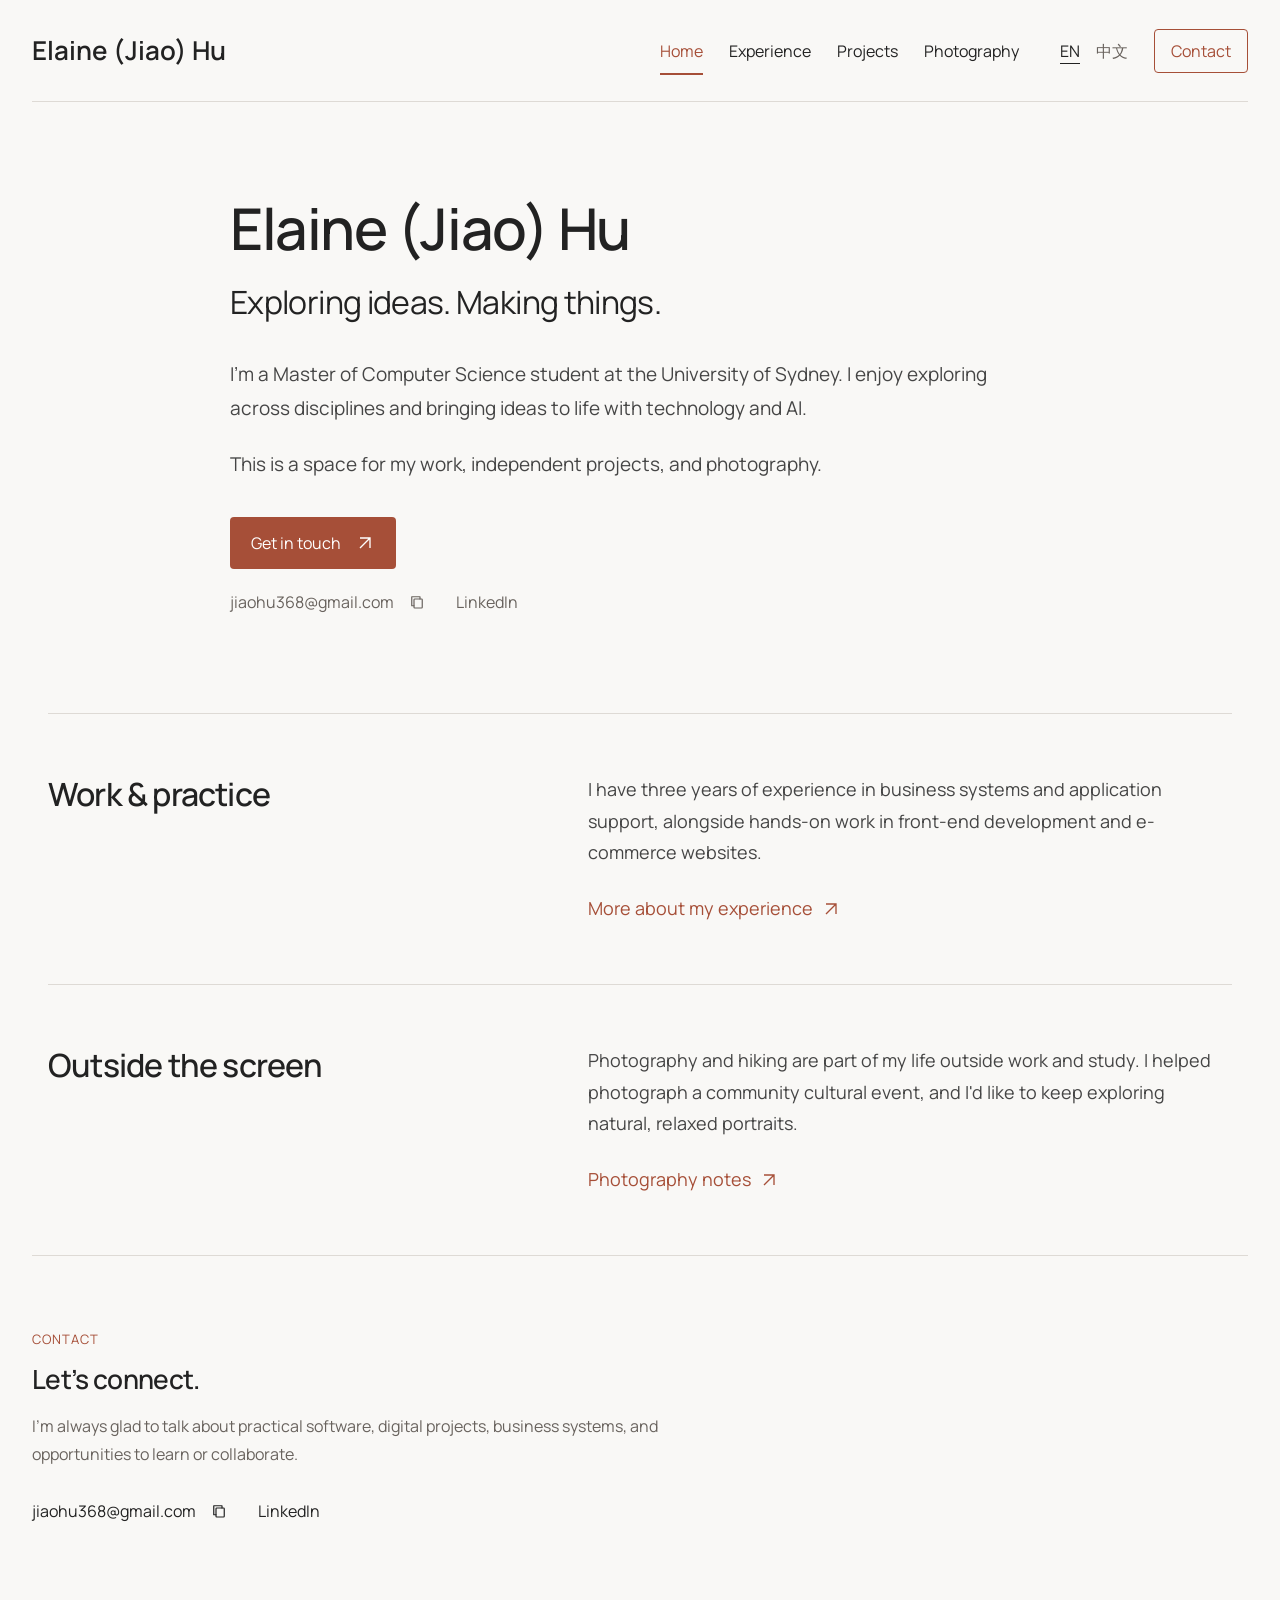
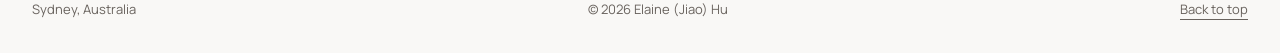
<file: index.html>
<!doctype html>
<html lang="en">
  <head>
    <meta charset="UTF-8" />
    <!-- 在正文解析前处理旧链接和语言偏好；不隐藏正文，不等待外部脚本。 -->
    <script>
      (() => {
        const url = new URL(location.href);
        const explicit = url.searchParams.get("lang");
        const current = document.documentElement.lang;
        // 主地址默认英文；明确的中文页面或语言参数保留中文。
        const language = explicit === "en" || explicit === "zh-CN" ? explicit : current;
        if (language === current) return;
        const filename = url.pathname.split("/").pop() || "index.html";
        const base = filename.replace(/\.zh\.html$/, ".html");
        url.pathname = url.pathname.slice(0, url.pathname.lastIndexOf("/") + 1)
          + (language === "zh-CN" ? base.replace(/\.html$/, ".zh.html") : base);
        url.searchParams.set("lang", language);
        location.replace(url.href);
      })();
    </script>

    <meta name="viewport" content="width=device-width, initial-scale=1" />
    <meta name="description" content="Elaine (Jiao) Hu — computer science student working across practical software, business systems, and digital projects." />
    <title>Elaine (Jiao) Hu — Home</title>
    <link rel="stylesheet" href="site.css" />
    <script src="site-content.js" defer></script>
    <script src="script.js" defer></script>
  </head>
  <body data-page="home">
    <!--
      THESIS: A personal website, not a recruitment landing page.
      OWN-WORLD: Near-white, warm charcoal, restrained terracotta; Manrope and native Chinese type.
      STORY: Meet Hu Jiao, then explore experience, projects, and photography on separate pages.
      FIRST VIEWPORT: A balanced reading column, modest name, personal subtitle, bio and contact.
      FORM: User-approved white preview, with subsequently approved copy and independent pages.
    -->
    <a class="skip-link" href="#main" data-i18n="skip">Skip to main content</a>

    <header class="site-header">
      <a class="brand" href="index.html?lang=en" aria-label="Elaine (Jiao) Hu, home" data-i18n-aria="brandLabel">
        <span data-i18n="profileName">Elaine (Jiao) Hu</span>
      </a>

      <nav class="primary-nav" id="primary-nav" aria-label="Primary navigation" data-i18n-aria="navLabel">
        <a href="index.html?lang=en" data-page="home" data-i18n="navProfile">Home</a>
        <a href="experience.html?lang=en" data-page="experience" data-i18n="navExperience">Experience</a>
        <a href="projects.html?lang=en" data-page="projects" data-i18n="navProject">Projects</a>
        <a href="photography.html?lang=en" data-page="photography" data-i18n="navGallery">Photography</a>
      </nav>

      <div class="header-actions">
        <button class="mobile-menu-toggle" type="button" aria-expanded="false" aria-controls="primary-nav" data-i18n-aria="menuLabel" aria-label="Navigation menu">
          <svg viewBox="0 0 24 24" aria-hidden="true"><path d="M4 8h16M4 16h16" /></svg>
        </button>
        <div class="language-switcher" role="group" aria-label="Language" data-i18n-aria="languageLabel">
          <button type="button" data-lang="en" aria-pressed="true">EN</button>
          <button type="button" data-lang="zh-CN" aria-pressed="false">中文</button>
        </div>
        <a class="header-email" href="#contact" data-i18n="contactShort">Contact</a>
      </div>
    </header>

    <main id="main" class="page page-home">
      <section class="home-intro" aria-labelledby="profile-title">
        <h1 id="profile-title" data-i18n="profileName">Elaine (Jiao) Hu</h1>
        <p class="hero-subtitle" data-i18n="heroTitle">Exploring ideas. Making things.</p>
        <div class="intro-copy">
          <p data-i18n="heroBody1">I'm a Master of Computer Science student at the University of Sydney. I enjoy exploring across disciplines and bringing ideas to life with technology and AI.</p>
          <p data-i18n="heroBody2">This is a space for my work, independent projects, and photography.</p>
        </div>
        <div class="contact-row">
          <a class="contact-button" href="#contact"><span data-i18n="contactLabel">Get in touch</span><svg viewBox="0 0 24 24" aria-hidden="true"><path d="M6 18 18 6M6 6h12v12"/></svg></a>
          <div class="contact-details">
            <span class="email-copy-group">
              <a class="plain-email" href="mailto:jiaohu368@gmail.com">jiaohu368@gmail.com</a>
              <button class="copy-email hero-copy-email" type="button" aria-label="Copy email" title="Copy email" data-copy-compact="true">
                <svg class="copy-symbol" width="16" height="16" viewBox="0 0 24 24" fill="none" stroke="currentColor" aria-hidden="true"><rect x="8" y="8" width="11" height="12" rx="1"/><path d="M16 8V5H5v12h3"/></svg>
                <span class="copy-check" aria-hidden="true">✓</span>
              </button>
            </span>
            <a class="linkedin-link" href="https://www.linkedin.com/in/elaine-hu-07b7482a6/" target="_blank" rel="noopener noreferrer" data-i18n="linkedinLabel">LinkedIn <svg class="external-mark" viewBox="0 0 24 24" fill="none" stroke="currentColor" aria-hidden="true"><path d="M7 17 17 7M7 7h10v10"/></svg></a>
          </div>
        </div>
      </section>

      <!-- 首页简短预览；完整内容保留在独立页面。 -->
      <section class="home-story" aria-labelledby="home-work">
        <h2 id="home-work" data-i18n="homeWorkTitle">Work & practice</h2>
        <div class="home-story-copy">
          <p data-i18n="homeWorkBody">I have three years of experience in business systems and application support, alongside hands-on work in front-end development and e-commerce websites.</p>
          <a class="story-link" href="experience.html?lang=en"><span data-i18n="homeWorkLink">More about my experience</span><svg viewBox="0 0 24 24" aria-hidden="true"><path d="M6 18 18 6M6 6h12v12"/></svg></a>
        </div>
      </section>

      <!-- 首页简短预览；完整内容保留在独立页面。 -->
      <section class="home-story" aria-labelledby="home-life">
        <h2 id="home-life" data-i18n="homeLifeTitle">Outside the screen</h2>
        <div class="home-story-copy">
          <p data-i18n="homeLifeBody">Photography and hiking are part of my life outside work and study. I helped photograph a community cultural event, and I'd like to keep exploring natural, relaxed portraits.</p>
          <a class="story-link" href="photography.html?lang=en"><span data-i18n="homeLifeLink">Photography notes</span><svg viewBox="0 0 24 24" aria-hidden="true"><path d="M6 18 18 6M6 6h12v12"/></svg></a>
        </div>
      </section>
    </main>
    <footer id="contact" class="contact-footer" aria-labelledby="contact-title">
      <div class="contact-footer-main">
        <p class="contact-eyebrow" data-i18n="contactEyebrow">Contact</p>
        <h2 id="contact-title" data-i18n="contactTitle">Let’s connect.</h2>
        <p class="contact-footer-body" data-i18n="contactBody">I’m always glad to talk about practical software, digital projects, business systems, and opportunities to learn or collaborate.</p>
        <div class="contact-footer-links">
          <span class="email-copy-group"><a class="plain-email" href="mailto:jiaohu368@gmail.com">jiaohu368@gmail.com</a><button class="copy-email hero-copy-email" type="button" aria-label="Copy email" title="Copy email" data-copy-compact="true"><svg class="copy-symbol" width="16" height="16" viewBox="0 0 24 24" fill="none" stroke="currentColor" aria-hidden="true"><rect x="8" y="8" width="11" height="12" rx="1"/><path d="M16 8V5H5v12h3"/></svg><span class="copy-check" aria-hidden="true">✓</span></button></span>
          <a class="linkedin-link" href="https://www.linkedin.com/in/elaine-hu-07b7482a6/" target="_blank" rel="noopener noreferrer" data-i18n="linkedinLabel">LinkedIn <svg class="external-mark" viewBox="0 0 24 24" fill="none" stroke="currentColor" aria-hidden="true"><path d="M7 17 17 7M7 7h10v10"/></svg></a>
        </div>
      </div>
      <div class="contact-footer-meta">
        <p data-i18n="location">Sydney, Australia</p>
        <p>© <span id="year"></span> <span data-i18n="profileName">Elaine (Jiao) Hu</span></p>
        <a href="#main" data-i18n="backToTop">Back to top</a>
      </div>
    </footer>
  </body>
</html>
</file>
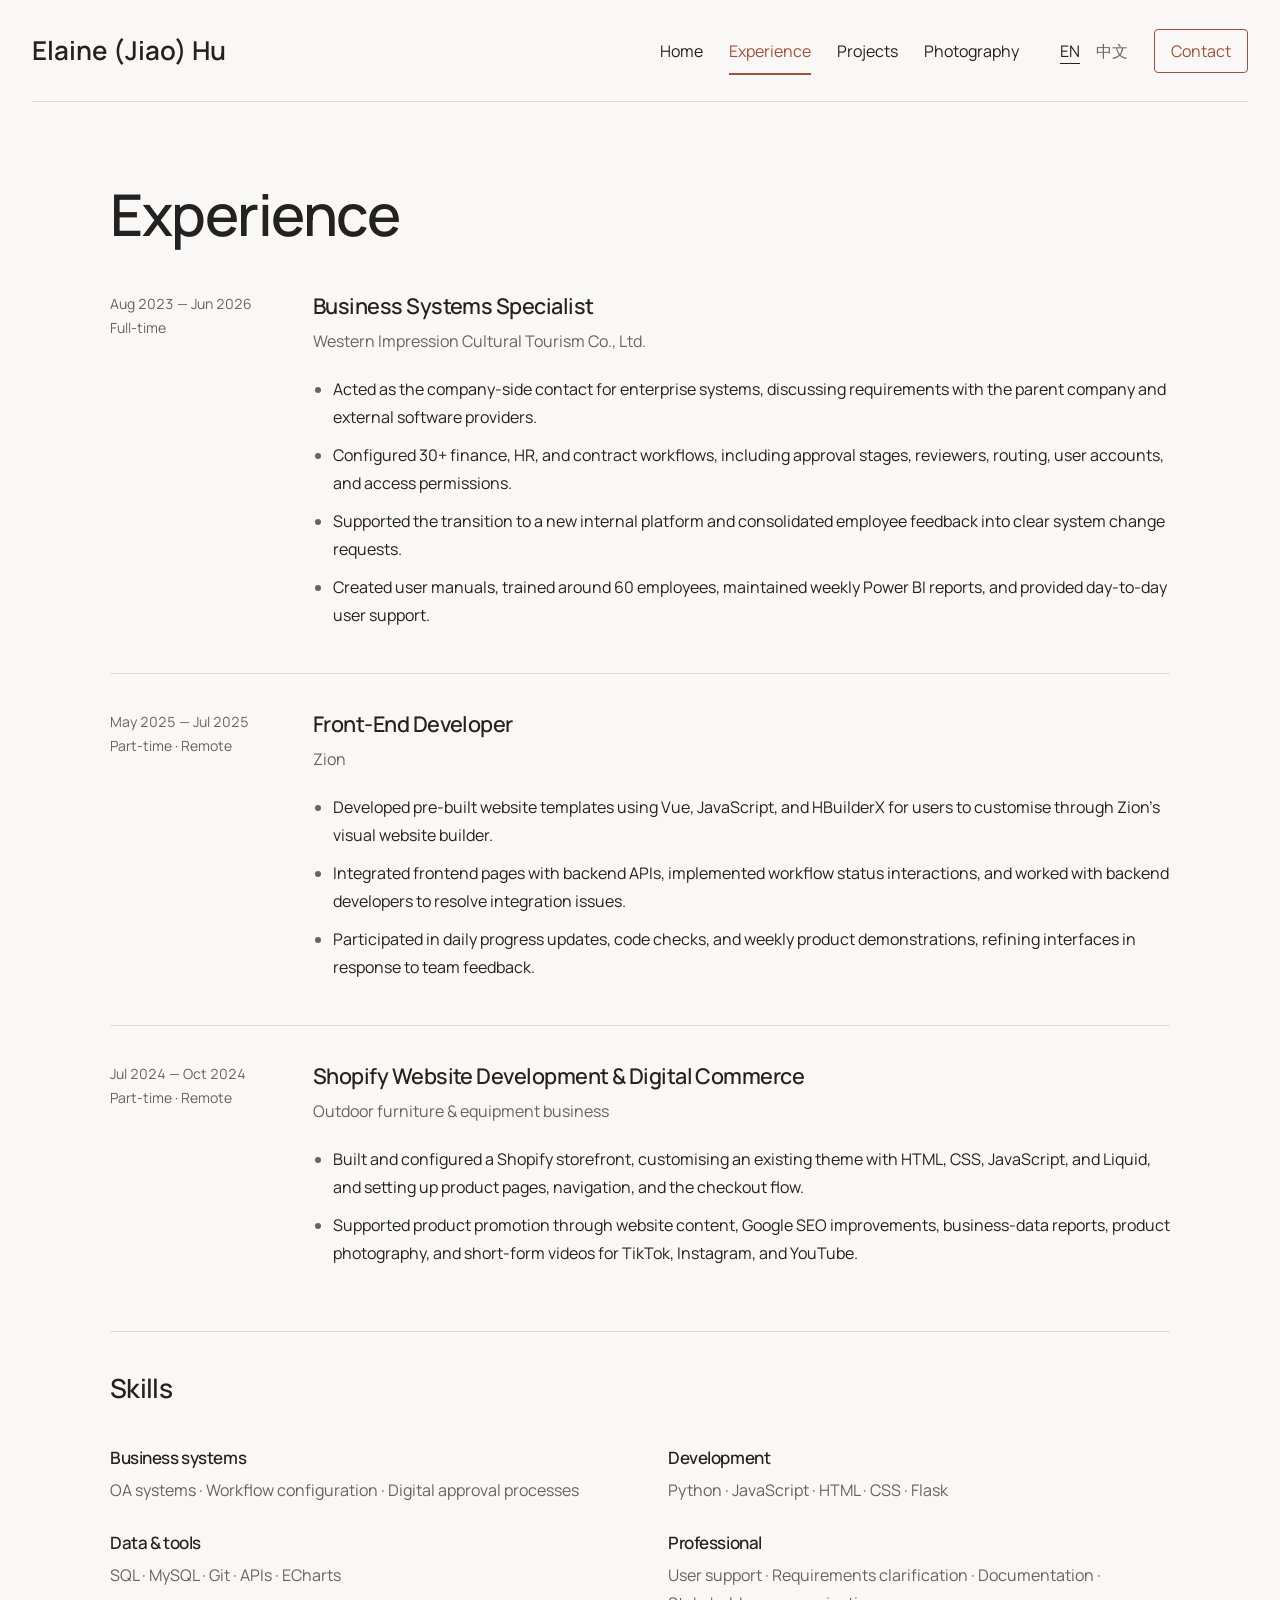
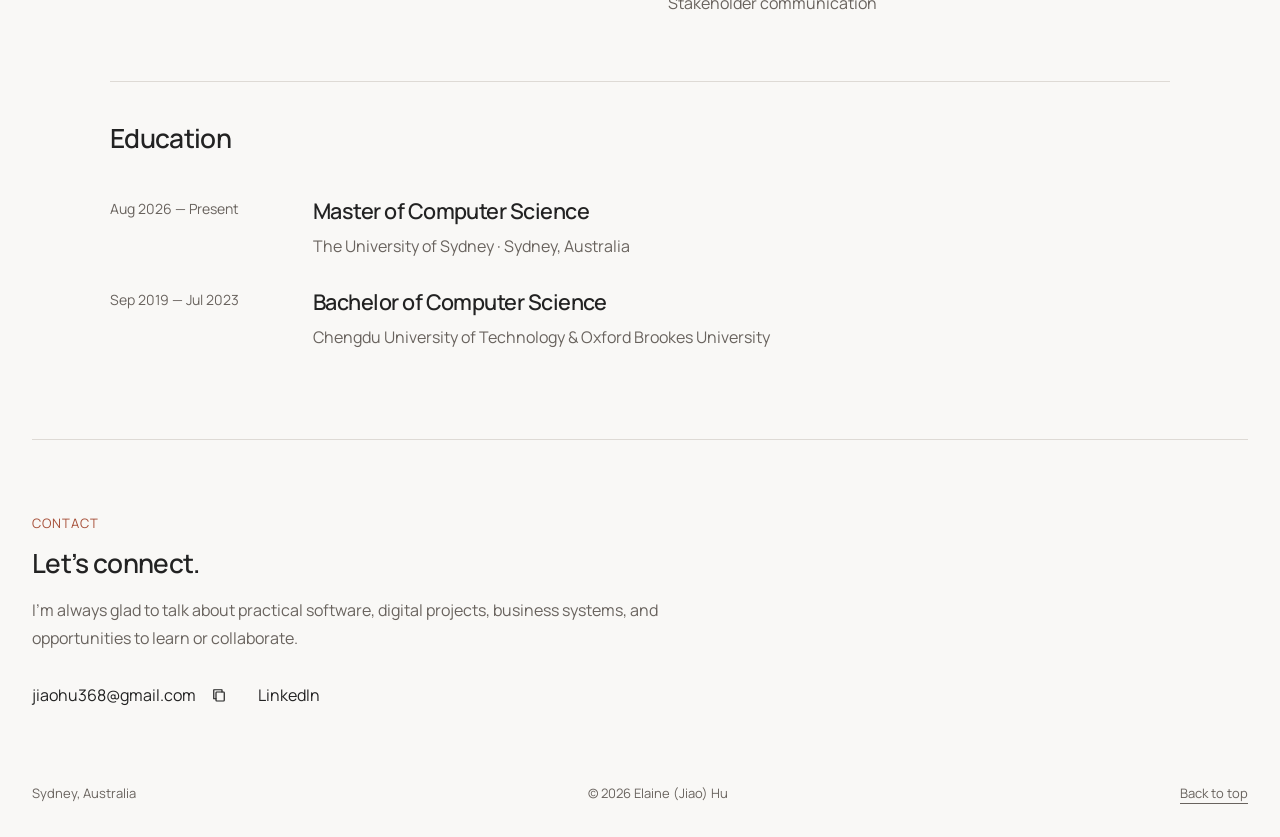
<file: experience.html>
<!doctype html>
<html lang="en">
  <head>
    <meta charset="UTF-8" />
    <!-- 在正文解析前处理旧链接和语言偏好；不隐藏正文，不等待外部脚本。 -->
    <script>
      (() => {
        const url = new URL(location.href);
        const explicit = url.searchParams.get("lang");
        const current = document.documentElement.lang;
        // 主地址默认英文；明确的中文页面或语言参数保留中文。
        const language = explicit === "en" || explicit === "zh-CN" ? explicit : current;
        if (language === current) return;
        const filename = url.pathname.split("/").pop() || "index.html";
        const base = filename.replace(/\.zh\.html$/, ".html");
        url.pathname = url.pathname.slice(0, url.pathname.lastIndexOf("/") + 1)
          + (language === "zh-CN" ? base.replace(/\.html$/, ".zh.html") : base);
        url.searchParams.set("lang", language);
        location.replace(url.href);
      })();
    </script>

    <meta name="viewport" content="width=device-width, initial-scale=1" />
    <meta name="description" content="Elaine (Jiao) Hu — computer science student working across practical software, business systems, and digital projects." />
    <title>Elaine (Jiao) Hu — Experience</title>
    <link rel="stylesheet" href="site.css" />
    <script src="site-content.js" defer></script>
    <script src="script.js" defer></script>
  </head>
  <body data-page="experience">
    <!--
      THESIS: A personal website, not a recruitment landing page.
      OWN-WORLD: Near-white, warm charcoal, restrained terracotta; Manrope and native Chinese type.
      STORY: Meet Hu Jiao, then explore experience, projects, and photography on separate pages.
      FIRST VIEWPORT: A balanced reading column, modest name, personal subtitle, bio and contact.
      FORM: User-approved white preview, with subsequently approved copy and independent pages.
    -->
    <a class="skip-link" href="#main" data-i18n="skip">Skip to main content</a>

    <header class="site-header">
      <a class="brand" href="index.html?lang=en" aria-label="Elaine (Jiao) Hu, home" data-i18n-aria="brandLabel">
        <span data-i18n="profileName">Elaine (Jiao) Hu</span>
      </a>

      <nav class="primary-nav" id="primary-nav" aria-label="Primary navigation" data-i18n-aria="navLabel">
        <a href="index.html?lang=en" data-page="home" data-i18n="navProfile">Home</a>
        <a href="experience.html?lang=en" data-page="experience" data-i18n="navExperience">Experience</a>
        <a href="projects.html?lang=en" data-page="projects" data-i18n="navProject">Projects</a>
        <a href="photography.html?lang=en" data-page="photography" data-i18n="navGallery">Photography</a>
      </nav>

      <div class="header-actions">
        <button class="mobile-menu-toggle" type="button" aria-expanded="false" aria-controls="primary-nav" data-i18n-aria="menuLabel" aria-label="Navigation menu">
          <svg viewBox="0 0 24 24" aria-hidden="true"><path d="M4 8h16M4 16h16" /></svg>
        </button>
        <div class="language-switcher" role="group" aria-label="Language" data-i18n-aria="languageLabel">
          <button type="button" data-lang="en" aria-pressed="true">EN</button>
          <button type="button" data-lang="zh-CN" aria-pressed="false">中文</button>
        </div>
        <a class="header-email" href="#contact" data-i18n="contactShort">Contact</a>
      </div>
    </header>

    <main id="main" class="page page-experience">
      <section class="resume-section section-observer" id="experience" aria-labelledby="experience-title">
        <header class="section-header">
          <h1 id="experience-title" data-i18n="experienceTitle">Experience</h1>
        </header>
        <div class="section-content timeline">
          <article class="timeline-item">
            <div class="timeline-meta">
              <time data-i18n="job1Date">Aug 2023 — Jun 2026</time>
              <span data-i18n="job1Place">Full-time</span>
            </div>
            <div class="timeline-main">
              <h3 data-i18n="job1Title">Business Systems Specialist</h3>
              <p class="organization" data-i18n="job1Company">Western Impression Cultural Tourism Co., Ltd.</p>
              <ul>
                <li data-i18n="job1Bullet1">Acted as the company-side contact for enterprise systems, discussing requirements with the parent company and external software providers.</li>
                <li data-i18n="job1Bullet2">Configured 30+ finance, HR, and contract workflows, including approval stages, reviewers, routing, user accounts, and access permissions.</li>
                <li data-i18n="job1Bullet3">Supported the transition to a new internal platform and consolidated employee feedback into clear system change requests.</li>
                <li data-i18n="job1Bullet4">Created user manuals, trained around 60 employees, maintained weekly Power BI reports, and provided day-to-day user support.</li>
              </ul>
            </div>
          </article>

          <article class="timeline-item">
            <div class="timeline-meta">
              <time data-i18n="job2Date">May 2025 — Jul 2025</time>
              <span data-i18n="job2Place">Part-time · Remote</span>
            </div>
            <div class="timeline-main">
              <h3 data-i18n="job2Title">Front-End Developer</h3>
              <p class="organization" data-i18n="job2Company">Zion</p>
              <ul>
                <li data-i18n="job2Bullet1">Developed pre-built website templates using Vue, JavaScript, and HBuilderX for users to customise through Zion’s visual website builder.</li>
                <li data-i18n="job2Bullet2">Integrated frontend pages with backend APIs, implemented workflow status interactions, and worked with backend developers to resolve integration issues.</li>
                <li data-i18n="job2Bullet3">Participated in daily progress updates, code checks, and weekly product demonstrations, refining interfaces in response to team feedback.</li>
              </ul>
            </div>
          </article>

          <article class="timeline-item">
            <div class="timeline-meta">
              <time data-i18n="job3Date">Jul 2024 — Oct 2024</time>
              <span data-i18n="job3Place">Part-time · Remote</span>
            </div>
            <div class="timeline-main">
              <h3 data-i18n="job3Title">Shopify Website Development &amp; Digital Commerce</h3>
              <p class="organization" data-i18n="job3Company">Outdoor furniture & equipment business</p>
              <ul>
                <li data-i18n="job3Bullet1">Built and configured a Shopify storefront, customising an existing theme with HTML, CSS, JavaScript, and Liquid, and setting up product pages, navigation, and the checkout flow.</li>
                <li data-i18n="job3Bullet2">Supported product promotion through website content, Google SEO improvements, business-data reports, product photography, and short-form videos for TikTok, Instagram, and YouTube.</li>
              </ul>
            </div>
          </article>
        </div>
      </section>      <section class="resume-section section-observer" id="skills" aria-labelledby="skills-title">
        <header class="section-header">
          <h2 id="skills-title" data-i18n="skillsTitle">Skills</h2>
        </header>
        <div class="section-content skill-groups">
          <div class="skill-group">
            <h3 data-i18n="businessSystems">Business systems</h3>
            <p data-i18n="businessSystemsList">OA systems · Workflow configuration · Digital approval processes</p>
          </div>
          <div class="skill-group">
            <h3 data-i18n="development">Development</h3>
            <p>Python · JavaScript · HTML · CSS · Flask</p>
          </div>
          <div class="skill-group">
            <h3 data-i18n="dataTools">Data & tools</h3>
            <p>SQL · MySQL · Git · APIs · ECharts</p>
          </div>
          <div class="skill-group">
            <h3 data-i18n="professionalSkills">Professional</h3>
            <p data-i18n="professionalSkillsList">User support · Requirements clarification · Documentation · Stakeholder communication</p>
          </div>
        </div>
      </section>      <section class="resume-section section-observer" id="education" aria-labelledby="education-title">
        <header class="section-header">
          <h2 id="education-title" data-i18n="educationTitle">Education</h2>
        </header>
        <div class="section-content education-list">
          <article>
            <time data-i18n="mastersDate">Aug 2026 — Present</time>
            <div>
              <h3 data-i18n="mastersName">Master of Computer Science</h3>
              <p data-i18n="mastersSchool">The University of Sydney · Sydney, Australia</p>
            </div>
          </article>
          <article>
            <time data-i18n="bachelorsDate">Sep 2019 — Jul 2023</time>
            <div>
              <h3 data-i18n="bachelorsName">Bachelor of Computer Science</h3>
              <p data-i18n="bachelorsSchool">Chengdu University of Technology & Oxford Brookes University</p>
            </div>
          </article>
        </div>
      </section>
    </main>
    <footer id="contact" class="contact-footer" aria-labelledby="contact-title">
      <div class="contact-footer-main">
        <p class="contact-eyebrow" data-i18n="contactEyebrow">Contact</p>
        <h2 id="contact-title" data-i18n="contactTitle">Let’s connect.</h2>
        <p class="contact-footer-body" data-i18n="contactBody">I’m always glad to talk about practical software, digital projects, business systems, and opportunities to learn or collaborate.</p>
        <div class="contact-footer-links">
          <span class="email-copy-group"><a class="plain-email" href="mailto:jiaohu368@gmail.com">jiaohu368@gmail.com</a><button class="copy-email hero-copy-email" type="button" aria-label="Copy email" title="Copy email" data-copy-compact="true"><svg class="copy-symbol" width="16" height="16" viewBox="0 0 24 24" fill="none" stroke="currentColor" aria-hidden="true"><rect x="8" y="8" width="11" height="12" rx="1"/><path d="M16 8V5H5v12h3"/></svg><span class="copy-check" aria-hidden="true">✓</span></button></span>
          <a class="linkedin-link" href="https://www.linkedin.com/in/elaine-hu-07b7482a6/" target="_blank" rel="noopener noreferrer" data-i18n="linkedinLabel">LinkedIn <svg class="external-mark" viewBox="0 0 24 24" fill="none" stroke="currentColor" aria-hidden="true"><path d="M7 17 17 7M7 7h10v10"/></svg></a>
        </div>
      </div>
      <div class="contact-footer-meta">
        <p data-i18n="location">Sydney, Australia</p>
        <p>© <span id="year"></span> <span data-i18n="profileName">Elaine (Jiao) Hu</span></p>
        <a href="#main" data-i18n="backToTop">Back to top</a>
      </div>
    </footer>
  </body>
</html>
</file>
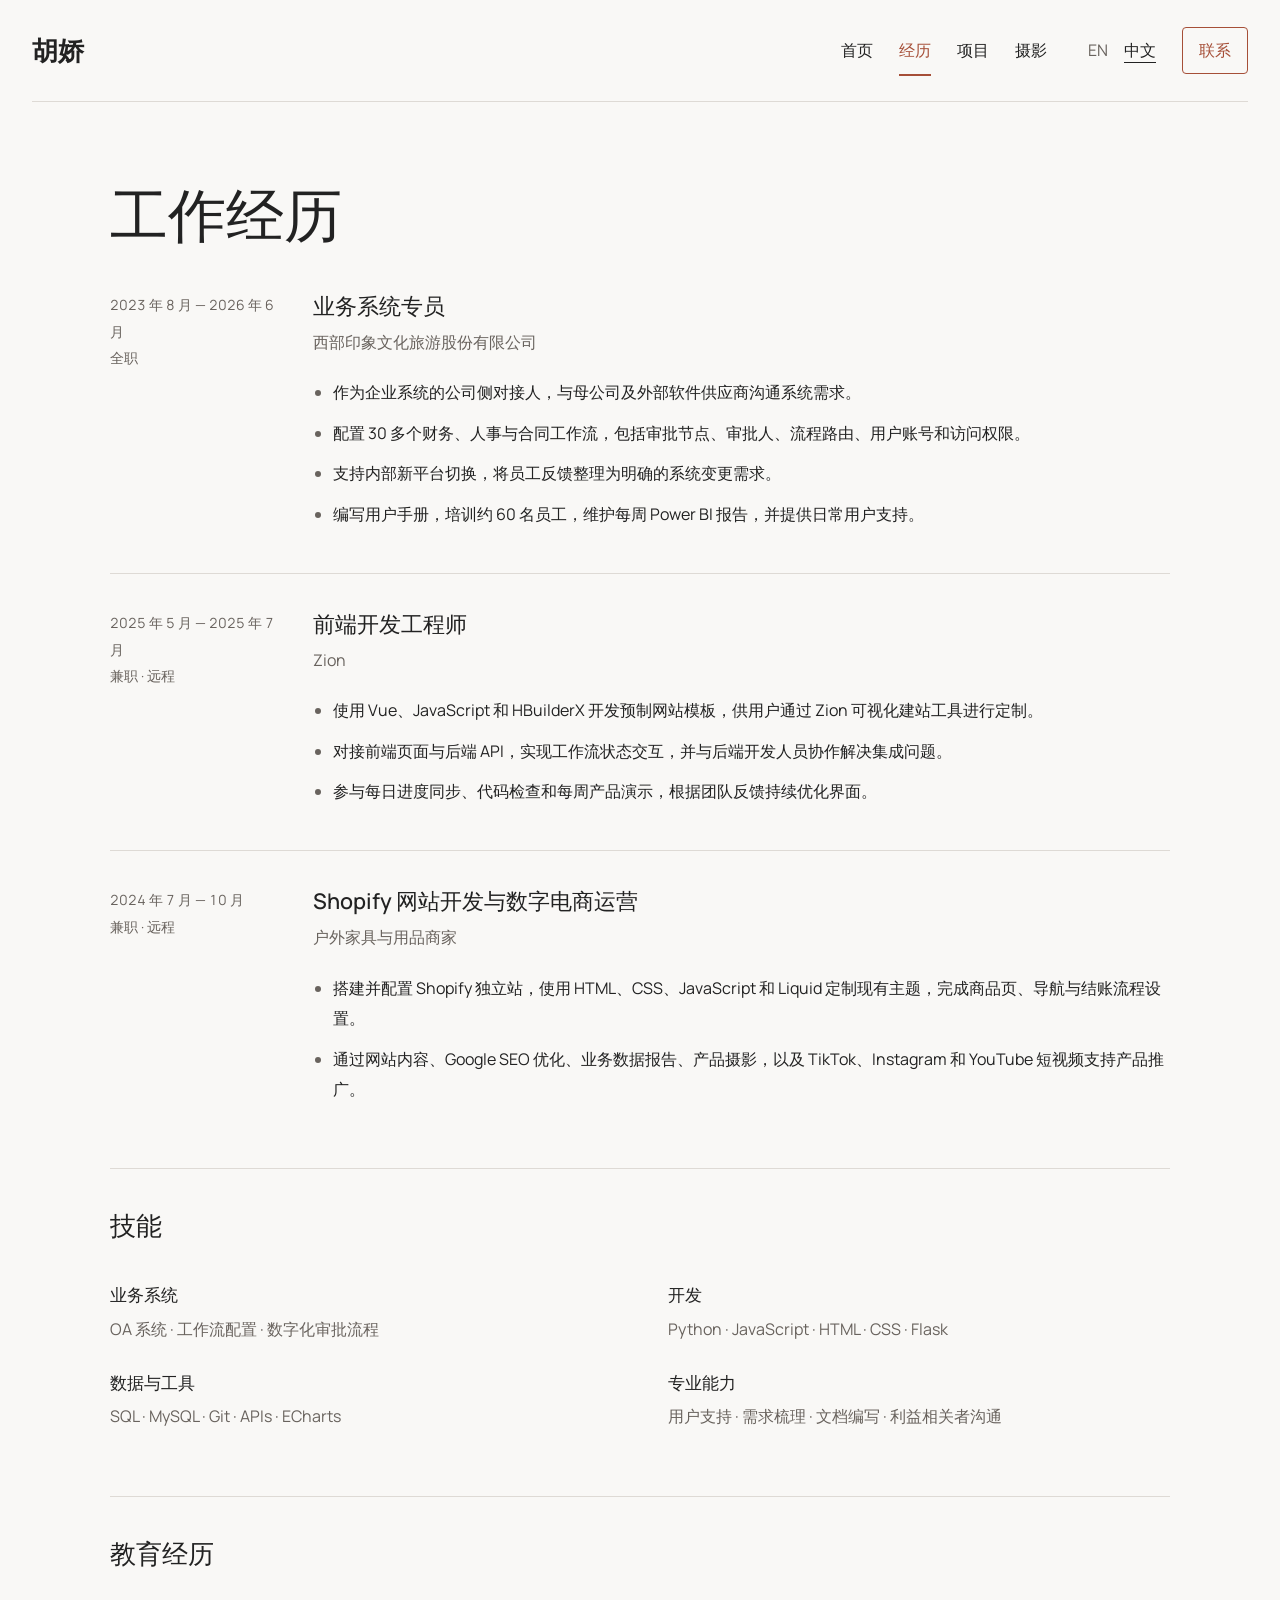
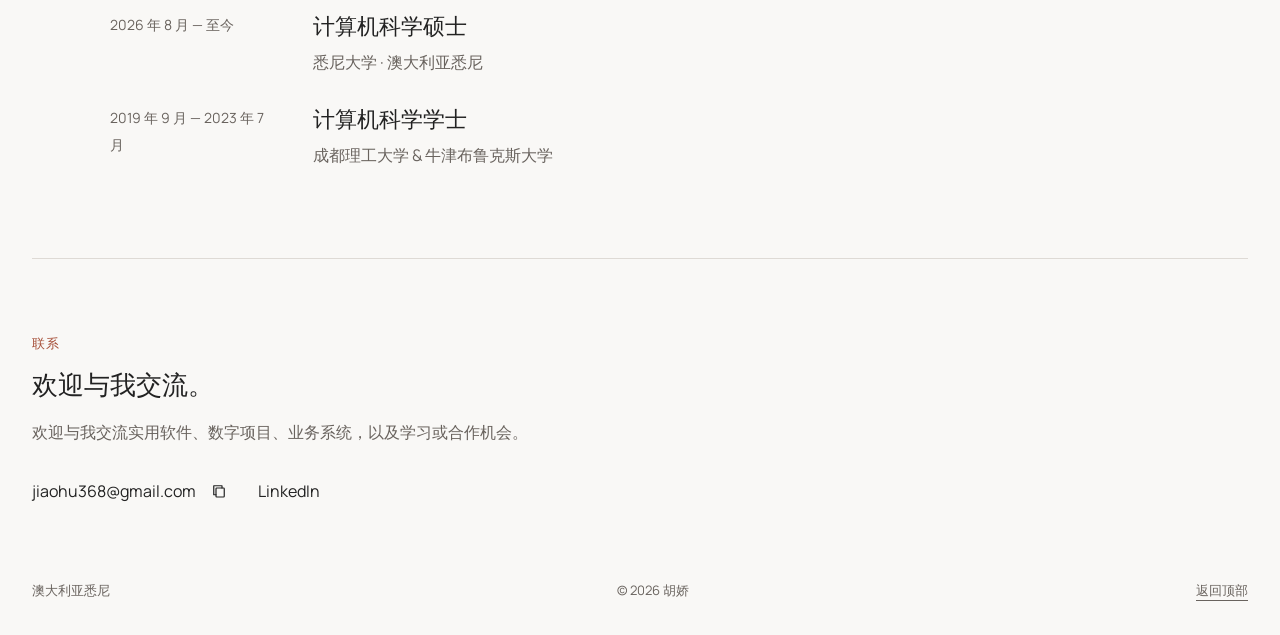
<file: experience.zh.html>
<!doctype html>
<html lang="zh-CN">
  <head>
    <meta charset="UTF-8" />
    <!-- 在正文解析前处理旧链接和语言偏好；不隐藏正文，不等待外部脚本。 -->
    <script>
      (() => {
        const url = new URL(location.href);
        const explicit = url.searchParams.get("lang");
        const current = document.documentElement.lang;
        // 主地址默认英文；明确的中文页面或语言参数保留中文。
        const language = explicit === "en" || explicit === "zh-CN" ? explicit : current;
        if (language === current) return;
        const filename = url.pathname.split("/").pop() || "index.html";
        const base = filename.replace(/\.zh\.html$/, ".html");
        url.pathname = url.pathname.slice(0, url.pathname.lastIndexOf("/") + 1)
          + (language === "zh-CN" ? base.replace(/\.html$/, ".zh.html") : base);
        url.searchParams.set("lang", language);
        location.replace(url.href);
      })();
    </script>

    <meta name="viewport" content="width=device-width, initial-scale=1" />
    <meta name="description" content="胡娇的双语个人网站：计算机科学、实用软件、业务系统与数字项目。" />
    <title>胡娇 — 经历</title>
    <link rel="stylesheet" href="site.css" />
    <script src="site-content.js" defer></script>
    <script src="script.js" defer></script>
  </head>
  <body class="is-zh" data-page="experience">
    <!--
      THESIS: A personal website, not a recruitment landing page.
      OWN-WORLD: Near-white, warm charcoal, restrained terracotta; Manrope and native Chinese type.
      STORY: Meet Hu Jiao, then explore experience, projects, and photography on separate pages.
      FIRST VIEWPORT: A balanced reading column, modest name, personal subtitle, bio and contact.
      FORM: User-approved white preview, with subsequently approved copy and independent pages.
    -->
    <a class="skip-link" href="#main" data-i18n="skip">跳到主要内容</a>

    <header class="site-header">
      <a class="brand" href="index.zh.html?lang=zh-CN" aria-label="胡娇，首页" data-i18n-aria="brandLabel">
        <span data-i18n="profileName">胡娇</span>
      </a>

      <nav class="primary-nav" id="primary-nav" aria-label="主导航" data-i18n-aria="navLabel">
        <a href="index.zh.html?lang=zh-CN" data-page="home" data-i18n="navProfile">首页</a>
        <a href="experience.zh.html?lang=zh-CN" data-page="experience" data-i18n="navExperience">经历</a>
        <a href="projects.zh.html?lang=zh-CN" data-page="projects" data-i18n="navProject">项目</a>
        <a href="photography.zh.html?lang=zh-CN" data-page="photography" data-i18n="navGallery">摄影</a>
      </nav>

      <div class="header-actions">
        <button class="mobile-menu-toggle" type="button" aria-expanded="false" aria-controls="primary-nav" data-i18n-aria="menuLabel" aria-label="导航菜单">
          <svg viewBox="0 0 24 24" aria-hidden="true"><path d="M4 8h16M4 16h16" /></svg>
        </button>
        <div class="language-switcher" role="group" aria-label="语言" data-i18n-aria="languageLabel">
          <button type="button" data-lang="en" aria-pressed="false">EN</button>
          <button type="button" data-lang="zh-CN" aria-pressed="true">中文</button>
        </div>
        <a class="header-email" href="#contact" data-i18n="contactShort">联系</a>
      </div>
    </header>

    <main id="main" class="page page-experience">
      <section class="resume-section section-observer" id="experience" aria-labelledby="experience-title">
        <header class="section-header">
          <h1 id="experience-title" data-i18n="experienceTitle">工作经历</h1>
        </header>
        <div class="section-content timeline">
          <article class="timeline-item">
            <div class="timeline-meta">
              <time data-i18n="job1Date">2023 年 8 月 — 2026 年 6 月</time>
              <span data-i18n="job1Place">全职</span>
            </div>
            <div class="timeline-main">
              <h3 data-i18n="job1Title">业务系统专员</h3>
              <p class="organization" data-i18n="job1Company">西部印象文化旅游股份有限公司</p>
              <ul>
                <li data-i18n="job1Bullet1">作为企业系统的公司侧对接人，与母公司及外部软件供应商沟通系统需求。</li>
                <li data-i18n="job1Bullet2">配置 30 多个财务、人事与合同工作流，包括审批节点、审批人、流程路由、用户账号和访问权限。</li>
                <li data-i18n="job1Bullet3">支持内部新平台切换，将员工反馈整理为明确的系统变更需求。</li>
                <li data-i18n="job1Bullet4">编写用户手册，培训约 60 名员工，维护每周 Power BI 报告，并提供日常用户支持。</li>
              </ul>
            </div>
          </article>

          <article class="timeline-item">
            <div class="timeline-meta">
              <time data-i18n="job2Date">2025 年 5 月 — 2025 年 7 月</time>
              <span data-i18n="job2Place">兼职 · 远程</span>
            </div>
            <div class="timeline-main">
              <h3 data-i18n="job2Title">前端开发工程师</h3>
              <p class="organization" data-i18n="job2Company">Zion</p>
              <ul>
                <li data-i18n="job2Bullet1">使用 Vue、JavaScript 和 HBuilderX 开发预制网站模板，供用户通过 Zion 可视化建站工具进行定制。</li>
                <li data-i18n="job2Bullet2">对接前端页面与后端 API，实现工作流状态交互，并与后端开发人员协作解决集成问题。</li>
                <li data-i18n="job2Bullet3">参与每日进度同步、代码检查和每周产品演示，根据团队反馈持续优化界面。</li>
              </ul>
            </div>
          </article>

          <article class="timeline-item">
            <div class="timeline-meta">
              <time data-i18n="job3Date">2024 年 7 月 — 10 月</time>
              <span data-i18n="job3Place">兼职 · 远程</span>
            </div>
            <div class="timeline-main">
              <h3 data-i18n="job3Title">Shopify 网站开发与数字电商运营</h3>
              <p class="organization" data-i18n="job3Company">户外家具与用品商家</p>
              <ul>
                <li data-i18n="job3Bullet1">搭建并配置 Shopify 独立站，使用 HTML、CSS、JavaScript 和 Liquid 定制现有主题，完成商品页、导航与结账流程设置。</li>
                <li data-i18n="job3Bullet2">通过网站内容、Google SEO 优化、业务数据报告、产品摄影，以及 TikTok、Instagram 和 YouTube 短视频支持产品推广。</li>
              </ul>
            </div>
          </article>
        </div>
      </section>      <section class="resume-section section-observer" id="skills" aria-labelledby="skills-title">
        <header class="section-header">
          <h2 id="skills-title" data-i18n="skillsTitle">技能</h2>
        </header>
        <div class="section-content skill-groups">
          <div class="skill-group">
            <h3 data-i18n="businessSystems">业务系统</h3>
            <p data-i18n="businessSystemsList">OA 系统 · 工作流配置 · 数字化审批流程</p>
          </div>
          <div class="skill-group">
            <h3 data-i18n="development">开发</h3>
            <p>Python · JavaScript · HTML · CSS · Flask</p>
          </div>
          <div class="skill-group">
            <h3 data-i18n="dataTools">数据与工具</h3>
            <p>SQL · MySQL · Git · APIs · ECharts</p>
          </div>
          <div class="skill-group">
            <h3 data-i18n="professionalSkills">专业能力</h3>
            <p data-i18n="professionalSkillsList">用户支持 · 需求梳理 · 文档编写 · 利益相关者沟通</p>
          </div>
        </div>
      </section>      <section class="resume-section section-observer" id="education" aria-labelledby="education-title">
        <header class="section-header">
          <h2 id="education-title" data-i18n="educationTitle">教育经历</h2>
        </header>
        <div class="section-content education-list">
          <article>
            <time data-i18n="mastersDate">2026 年 8 月 — 至今</time>
            <div>
              <h3 data-i18n="mastersName">计算机科学硕士</h3>
              <p data-i18n="mastersSchool">悉尼大学 · 澳大利亚悉尼</p>
            </div>
          </article>
          <article>
            <time data-i18n="bachelorsDate">2019 年 9 月 — 2023 年 7 月</time>
            <div>
              <h3 data-i18n="bachelorsName">计算机科学学士</h3>
              <p data-i18n="bachelorsSchool">成都理工大学 & 牛津布鲁克斯大学</p>
            </div>
          </article>
        </div>
      </section>
    </main>
    <footer id="contact" class="contact-footer" aria-labelledby="contact-title">
      <div class="contact-footer-main">
        <p class="contact-eyebrow" data-i18n="contactEyebrow">联系</p>
        <h2 id="contact-title" data-i18n="contactTitle">欢迎与我交流。</h2>
        <p class="contact-footer-body" data-i18n="contactBody">欢迎与我交流实用软件、数字项目、业务系统，以及学习或合作机会。</p>
        <div class="contact-footer-links">
          <span class="email-copy-group"><a class="plain-email" href="mailto:jiaohu368@gmail.com">jiaohu368@gmail.com</a><button class="copy-email hero-copy-email" type="button" aria-label="Copy email" title="Copy email" data-copy-compact="true"><svg class="copy-symbol" width="16" height="16" viewBox="0 0 24 24" fill="none" stroke="currentColor" aria-hidden="true"><rect x="8" y="8" width="11" height="12" rx="1"/><path d="M16 8V5H5v12h3"/></svg><span class="copy-check" aria-hidden="true">✓</span></button></span>
          <a class="linkedin-link" href="https://www.linkedin.com/in/elaine-hu-07b7482a6/" target="_blank" rel="noopener noreferrer" data-i18n="linkedinLabel">LinkedIn <svg class="external-mark" viewBox="0 0 24 24" fill="none" stroke="currentColor" aria-hidden="true"><path d="M7 17 17 7M7 7h10v10"/></svg></a>
        </div>
      </div>
      <div class="contact-footer-meta">
        <p data-i18n="location">澳大利亚悉尼</p>
        <p>© <span id="year"></span> <span data-i18n="profileName">胡娇</span></p>
        <a href="#main" data-i18n="backToTop">返回顶部</a>
      </div>
    </footer>
  </body>
</html>
</file>
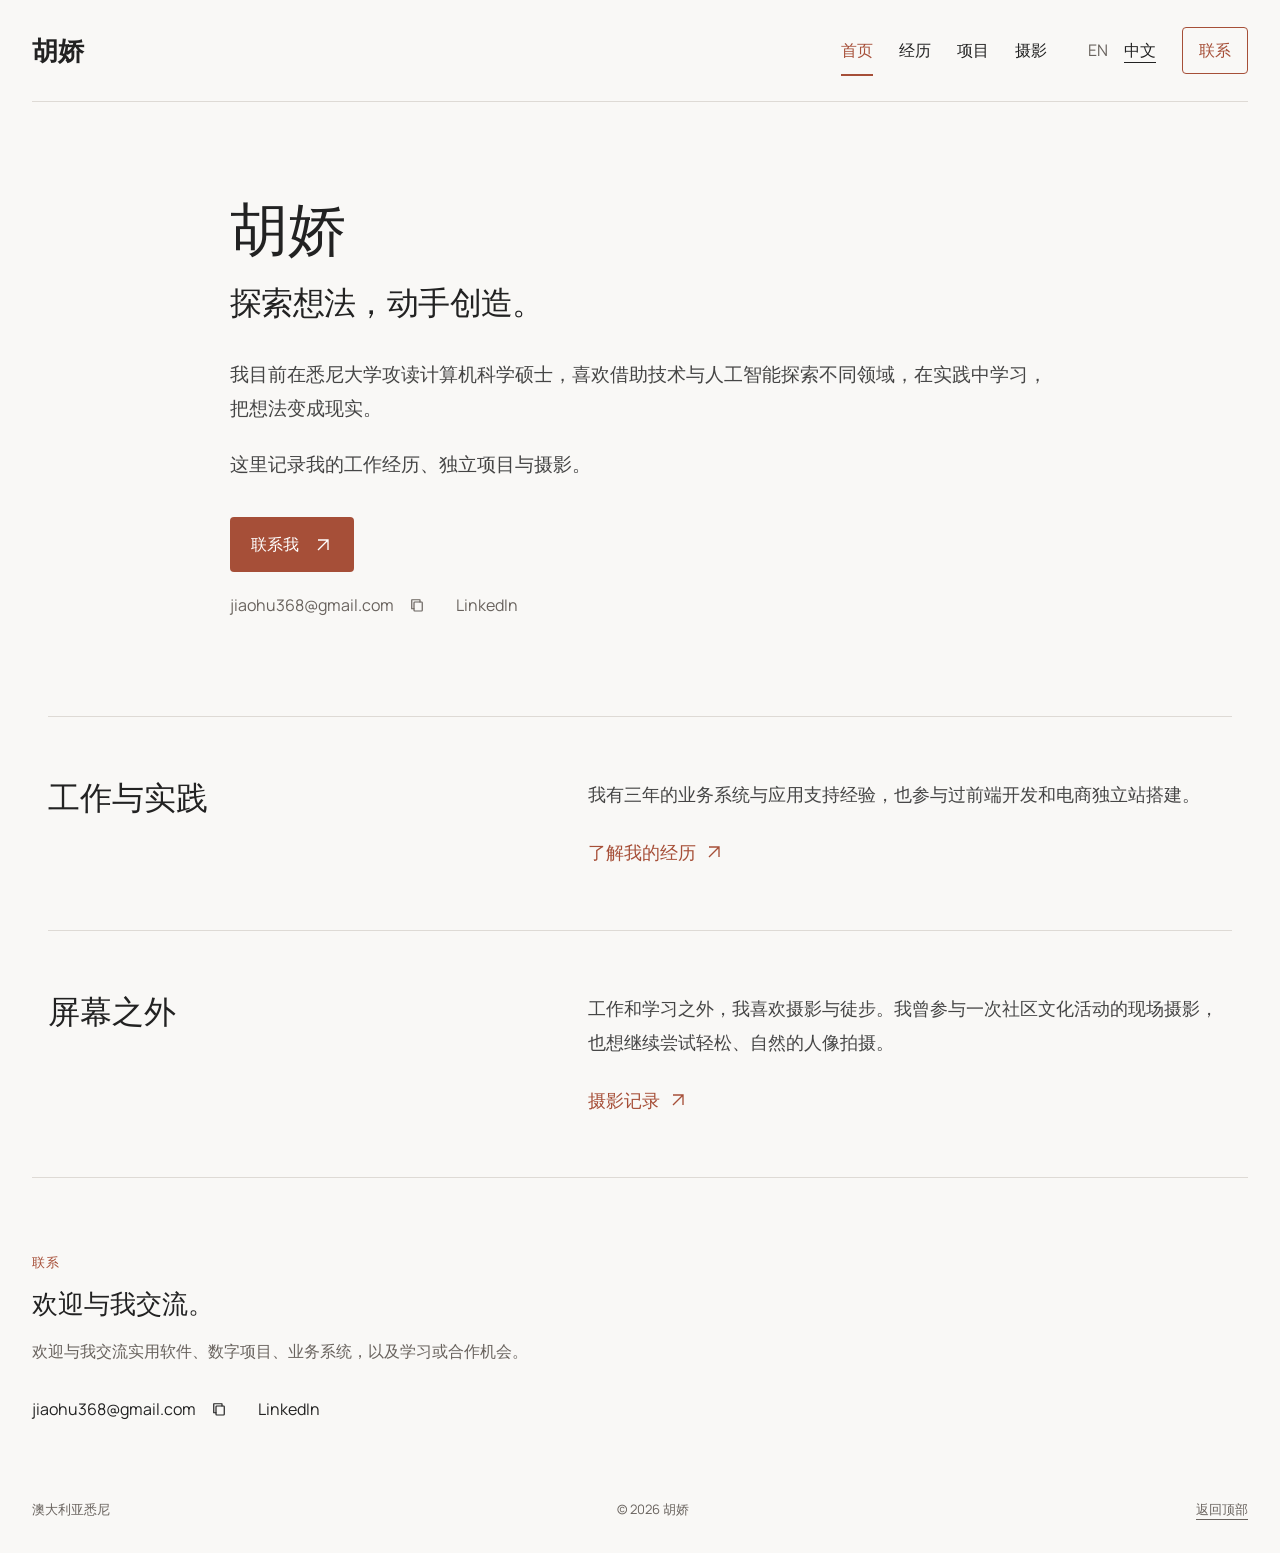
<file: index.zh.html>
<!doctype html>
<html lang="zh-CN">
  <head>
    <meta charset="UTF-8" />
    <!-- 在正文解析前处理旧链接和语言偏好；不隐藏正文，不等待外部脚本。 -->
    <script>
      (() => {
        const url = new URL(location.href);
        const explicit = url.searchParams.get("lang");
        const current = document.documentElement.lang;
        // 主地址默认英文；明确的中文页面或语言参数保留中文。
        const language = explicit === "en" || explicit === "zh-CN" ? explicit : current;
        if (language === current) return;
        const filename = url.pathname.split("/").pop() || "index.html";
        const base = filename.replace(/\.zh\.html$/, ".html");
        url.pathname = url.pathname.slice(0, url.pathname.lastIndexOf("/") + 1)
          + (language === "zh-CN" ? base.replace(/\.html$/, ".zh.html") : base);
        url.searchParams.set("lang", language);
        location.replace(url.href);
      })();
    </script>

    <meta name="viewport" content="width=device-width, initial-scale=1" />
    <meta name="description" content="胡娇的双语个人网站：计算机科学、实用软件、业务系统与数字项目。" />
    <title>胡娇 — 首页</title>
    <link rel="stylesheet" href="site.css" />
    <script src="site-content.js" defer></script>
    <script src="script.js" defer></script>
  </head>
  <body class="is-zh" data-page="home">
    <!--
      THESIS: A personal website, not a recruitment landing page.
      OWN-WORLD: Near-white, warm charcoal, restrained terracotta; Manrope and native Chinese type.
      STORY: Meet Hu Jiao, then explore experience, projects, and photography on separate pages.
      FIRST VIEWPORT: A balanced reading column, modest name, personal subtitle, bio and contact.
      FORM: User-approved white preview, with subsequently approved copy and independent pages.
    -->
    <a class="skip-link" href="#main" data-i18n="skip">跳到主要内容</a>

    <header class="site-header">
      <a class="brand" href="index.zh.html?lang=zh-CN" aria-label="胡娇，首页" data-i18n-aria="brandLabel">
        <span data-i18n="profileName">胡娇</span>
      </a>

      <nav class="primary-nav" id="primary-nav" aria-label="主导航" data-i18n-aria="navLabel">
        <a href="index.zh.html?lang=zh-CN" data-page="home" data-i18n="navProfile">首页</a>
        <a href="experience.zh.html?lang=zh-CN" data-page="experience" data-i18n="navExperience">经历</a>
        <a href="projects.zh.html?lang=zh-CN" data-page="projects" data-i18n="navProject">项目</a>
        <a href="photography.zh.html?lang=zh-CN" data-page="photography" data-i18n="navGallery">摄影</a>
      </nav>

      <div class="header-actions">
        <button class="mobile-menu-toggle" type="button" aria-expanded="false" aria-controls="primary-nav" data-i18n-aria="menuLabel" aria-label="导航菜单">
          <svg viewBox="0 0 24 24" aria-hidden="true"><path d="M4 8h16M4 16h16" /></svg>
        </button>
        <div class="language-switcher" role="group" aria-label="语言" data-i18n-aria="languageLabel">
          <button type="button" data-lang="en" aria-pressed="false">EN</button>
          <button type="button" data-lang="zh-CN" aria-pressed="true">中文</button>
        </div>
        <a class="header-email" href="#contact" data-i18n="contactShort">联系</a>
      </div>
    </header>

    <main id="main" class="page page-home">
      <section class="home-intro" aria-labelledby="profile-title">
        <h1 id="profile-title" data-i18n="profileName">胡娇</h1>
        <p class="hero-subtitle" data-i18n="heroTitle">探索想法，动手创造。</p>
        <div class="intro-copy">
          <p data-i18n="heroBody1">我目前在悉尼大学攻读计算机科学硕士，喜欢借助技术与人工智能探索不同领域，在实践中学习，把想法变成现实。</p>
          <p data-i18n="heroBody2">这里记录我的工作经历、独立项目与摄影。</p>
        </div>
        <div class="contact-row">
          <a class="contact-button" href="#contact"><span data-i18n="contactLabel">联系我</span><svg viewBox="0 0 24 24" aria-hidden="true"><path d="M6 18 18 6M6 6h12v12"/></svg></a>
          <div class="contact-details">
            <span class="email-copy-group">
              <a class="plain-email" href="mailto:jiaohu368@gmail.com">jiaohu368@gmail.com</a>
              <button class="copy-email hero-copy-email" type="button" aria-label="Copy email" title="Copy email" data-copy-compact="true">
                <svg class="copy-symbol" width="16" height="16" viewBox="0 0 24 24" fill="none" stroke="currentColor" aria-hidden="true"><rect x="8" y="8" width="11" height="12" rx="1"/><path d="M16 8V5H5v12h3"/></svg>
                <span class="copy-check" aria-hidden="true">✓</span>
              </button>
            </span>
            <a class="linkedin-link" href="https://www.linkedin.com/in/elaine-hu-07b7482a6/" target="_blank" rel="noopener noreferrer" data-i18n="linkedinLabel">LinkedIn <svg class="external-mark" viewBox="0 0 24 24" fill="none" stroke="currentColor" aria-hidden="true"><path d="M7 17 17 7M7 7h10v10"/></svg></a>
          </div>
        </div>
      </section>

      <!-- 首页简短预览；完整内容保留在独立页面。 -->
      <section class="home-story" aria-labelledby="home-work">
        <h2 id="home-work" data-i18n="homeWorkTitle">工作与实践</h2>
        <div class="home-story-copy">
          <p data-i18n="homeWorkBody">我有三年的业务系统与应用支持经验，也参与过前端开发和电商独立站搭建。</p>
          <a class="story-link" href="experience.zh.html?lang=zh-CN"><span data-i18n="homeWorkLink">了解我的经历</span><svg viewBox="0 0 24 24" aria-hidden="true"><path d="M6 18 18 6M6 6h12v12"/></svg></a>
        </div>
      </section>

      <!-- 首页简短预览；完整内容保留在独立页面。 -->
      <section class="home-story" aria-labelledby="home-life">
        <h2 id="home-life" data-i18n="homeLifeTitle">屏幕之外</h2>
        <div class="home-story-copy">
          <p data-i18n="homeLifeBody">工作和学习之外，我喜欢摄影与徒步。我曾参与一次社区文化活动的现场摄影，也想继续尝试轻松、自然的人像拍摄。</p>
          <a class="story-link" href="photography.zh.html?lang=zh-CN"><span data-i18n="homeLifeLink">摄影记录</span><svg viewBox="0 0 24 24" aria-hidden="true"><path d="M6 18 18 6M6 6h12v12"/></svg></a>
        </div>
      </section>
    </main>
    <footer id="contact" class="contact-footer" aria-labelledby="contact-title">
      <div class="contact-footer-main">
        <p class="contact-eyebrow" data-i18n="contactEyebrow">联系</p>
        <h2 id="contact-title" data-i18n="contactTitle">欢迎与我交流。</h2>
        <p class="contact-footer-body" data-i18n="contactBody">欢迎与我交流实用软件、数字项目、业务系统，以及学习或合作机会。</p>
        <div class="contact-footer-links">
          <span class="email-copy-group"><a class="plain-email" href="mailto:jiaohu368@gmail.com">jiaohu368@gmail.com</a><button class="copy-email hero-copy-email" type="button" aria-label="Copy email" title="Copy email" data-copy-compact="true"><svg class="copy-symbol" width="16" height="16" viewBox="0 0 24 24" fill="none" stroke="currentColor" aria-hidden="true"><rect x="8" y="8" width="11" height="12" rx="1"/><path d="M16 8V5H5v12h3"/></svg><span class="copy-check" aria-hidden="true">✓</span></button></span>
          <a class="linkedin-link" href="https://www.linkedin.com/in/elaine-hu-07b7482a6/" target="_blank" rel="noopener noreferrer" data-i18n="linkedinLabel">LinkedIn <svg class="external-mark" viewBox="0 0 24 24" fill="none" stroke="currentColor" aria-hidden="true"><path d="M7 17 17 7M7 7h10v10"/></svg></a>
        </div>
      </div>
      <div class="contact-footer-meta">
        <p data-i18n="location">澳大利亚悉尼</p>
        <p>© <span id="year"></span> <span data-i18n="profileName">胡娇</span></p>
        <a href="#main" data-i18n="backToTop">返回顶部</a>
      </div>
    </footer>
  </body>
</html>
</file>
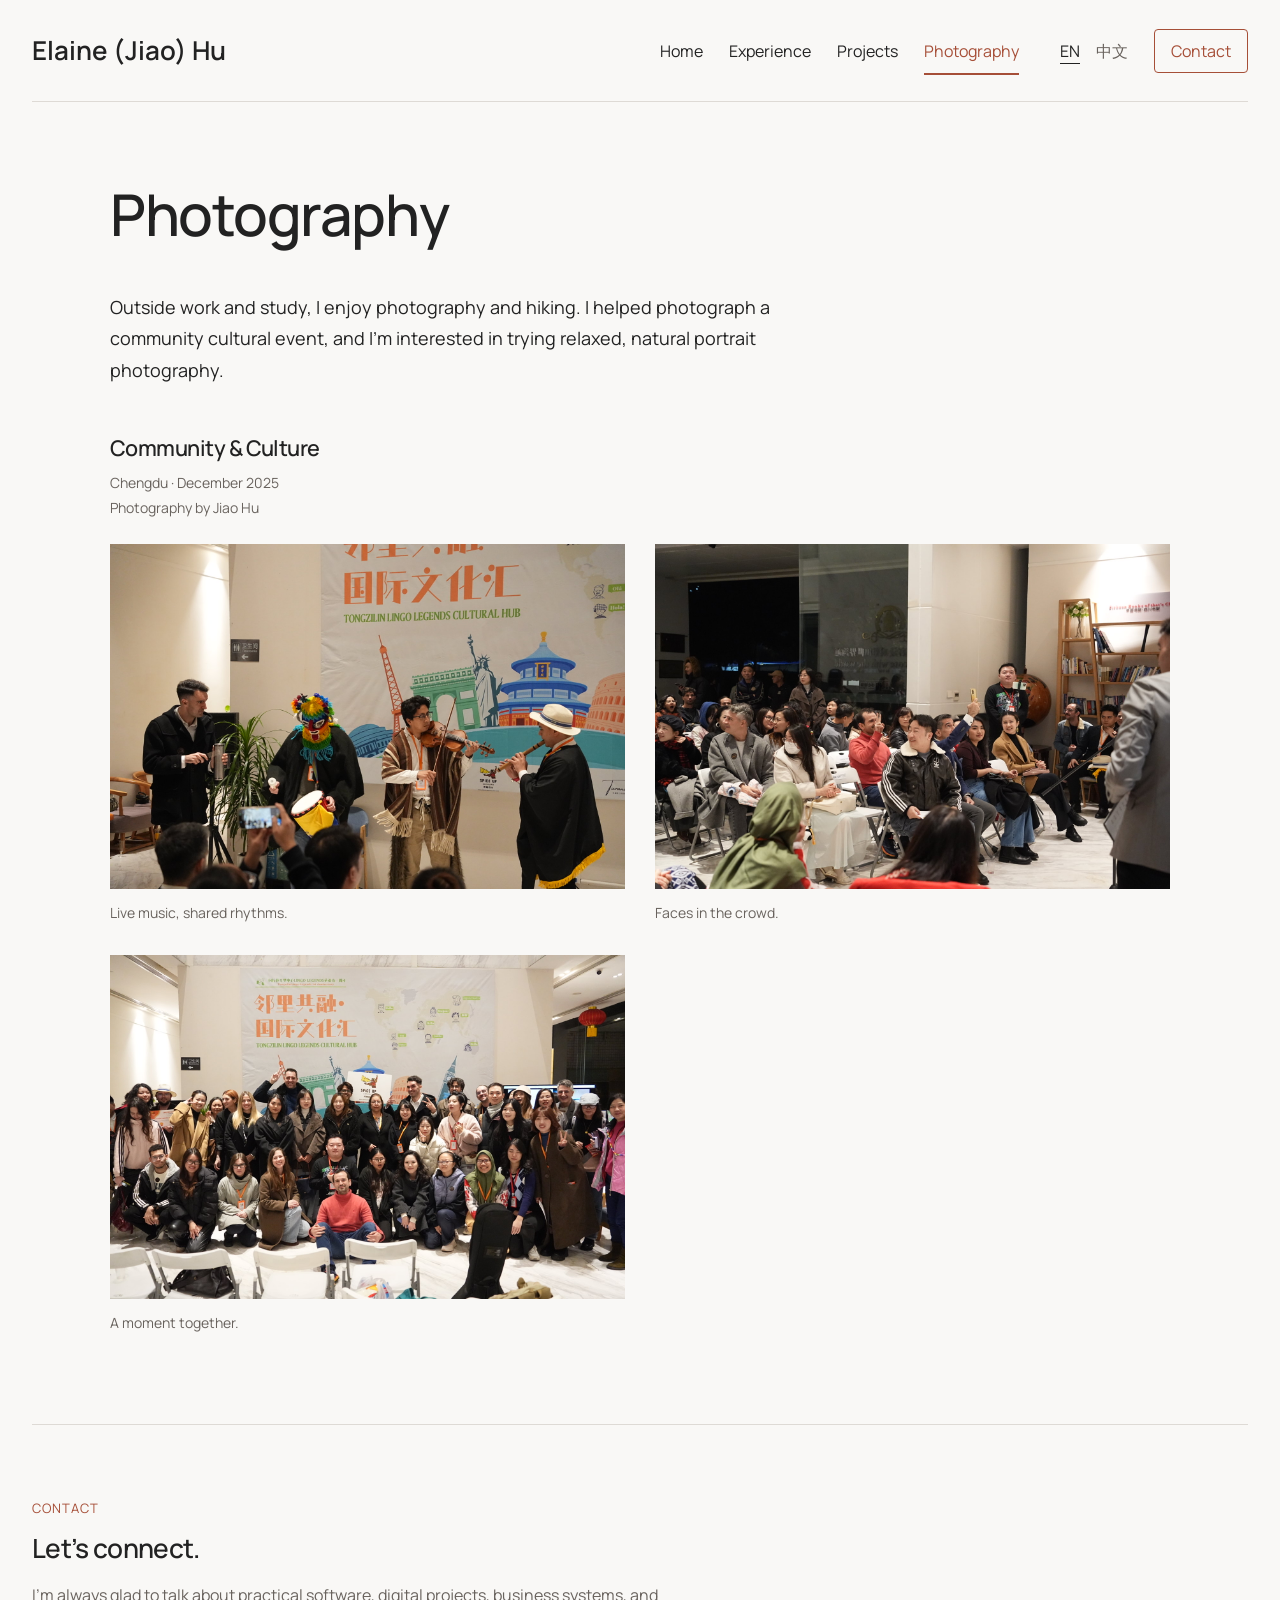
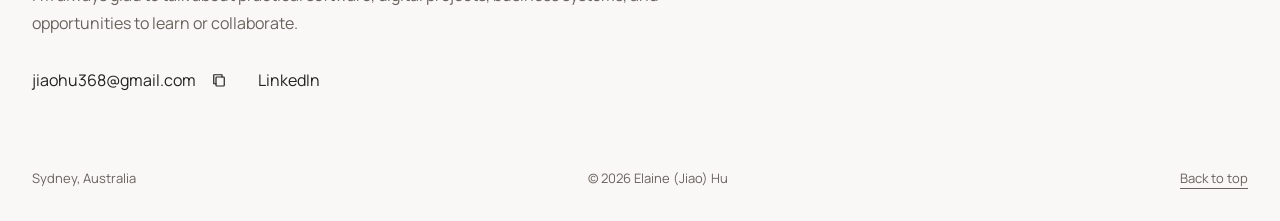
<file: photography.html>
<!doctype html>
<html lang="en">
  <head>
    <meta charset="UTF-8" />
    <!-- 在正文解析前处理旧链接和语言偏好；不隐藏正文，不等待外部脚本。 -->
    <script>
      (() => {
        const url = new URL(location.href);
        const explicit = url.searchParams.get("lang");
        const current = document.documentElement.lang;
        // 主地址默认英文；明确的中文页面或语言参数保留中文。
        const language = explicit === "en" || explicit === "zh-CN" ? explicit : current;
        if (language === current) return;
        const filename = url.pathname.split("/").pop() || "index.html";
        const base = filename.replace(/\.zh\.html$/, ".html");
        url.pathname = url.pathname.slice(0, url.pathname.lastIndexOf("/") + 1)
          + (language === "zh-CN" ? base.replace(/\.html$/, ".zh.html") : base);
        url.searchParams.set("lang", language);
        location.replace(url.href);
      })();
    </script>

    <meta name="viewport" content="width=device-width, initial-scale=1" />
    <meta name="description" content="Elaine (Jiao) Hu — computer science student working across practical software, business systems, and digital projects." />
    <title>Elaine (Jiao) Hu — Photography</title>
    <link rel="stylesheet" href="site.css" />
    <script src="gallery-data.js" defer></script>
    <script src="site-content.js" defer></script>
    <script src="script.js" defer></script>
  </head>
  <body data-page="photography">
    <!--
      THESIS: A personal website, not a recruitment landing page.
      OWN-WORLD: Near-white, warm charcoal, restrained terracotta; Manrope and native Chinese type.
      STORY: Meet Hu Jiao, then explore experience, projects, and photography on separate pages.
      FIRST VIEWPORT: A balanced reading column, modest name, personal subtitle, bio and contact.
      FORM: User-approved white preview, with subsequently approved copy and independent pages.
    -->
    <a class="skip-link" href="#main" data-i18n="skip">Skip to main content</a>

    <header class="site-header">
      <a class="brand" href="index.html?lang=en" aria-label="Elaine (Jiao) Hu, home" data-i18n-aria="brandLabel">
        <span data-i18n="profileName">Elaine (Jiao) Hu</span>
      </a>

      <nav class="primary-nav" id="primary-nav" aria-label="Primary navigation" data-i18n-aria="navLabel">
        <a href="index.html?lang=en" data-page="home" data-i18n="navProfile">Home</a>
        <a href="experience.html?lang=en" data-page="experience" data-i18n="navExperience">Experience</a>
        <a href="projects.html?lang=en" data-page="projects" data-i18n="navProject">Projects</a>
        <a href="photography.html?lang=en" data-page="photography" data-i18n="navGallery">Photography</a>
      </nav>

      <div class="header-actions">
        <button class="mobile-menu-toggle" type="button" aria-expanded="false" aria-controls="primary-nav" data-i18n-aria="menuLabel" aria-label="Navigation menu">
          <svg viewBox="0 0 24 24" aria-hidden="true"><path d="M4 8h16M4 16h16" /></svg>
        </button>
        <div class="language-switcher" role="group" aria-label="Language" data-i18n-aria="languageLabel">
          <button type="button" data-lang="en" aria-pressed="true">EN</button>
          <button type="button" data-lang="zh-CN" aria-pressed="false">中文</button>
        </div>
        <a class="header-email" href="#contact" data-i18n="contactShort">Contact</a>
      </div>
    </header>

    <main id="main" class="page page-photography">
      <section class="resume-section section-observer" id="gallery" aria-labelledby="gallery-title">
        <header class="section-header">
          <h1 id="gallery-title" data-i18n="galleryTitle">Photography</h1>
        </header>
        <div class="section-content gallery-content">
          <p class="gallery-intro" data-i18n="galleryIntro">Outside work and study, I enjoy photography and hiking. I helped photograph a community cultural event, and I’m interested in trying relaxed, natural portrait photography.</p>
          <div class="gallery-albums" id="gallery-grid"></div>
        </div>
      </section>
    </main>
    <footer id="contact" class="contact-footer" aria-labelledby="contact-title">
      <div class="contact-footer-main">
        <p class="contact-eyebrow" data-i18n="contactEyebrow">Contact</p>
        <h2 id="contact-title" data-i18n="contactTitle">Let’s connect.</h2>
        <p class="contact-footer-body" data-i18n="contactBody">I’m always glad to talk about practical software, digital projects, business systems, and opportunities to learn or collaborate.</p>
        <div class="contact-footer-links">
          <span class="email-copy-group"><a class="plain-email" href="mailto:jiaohu368@gmail.com">jiaohu368@gmail.com</a><button class="copy-email hero-copy-email" type="button" aria-label="Copy email" title="Copy email" data-copy-compact="true"><svg class="copy-symbol" width="16" height="16" viewBox="0 0 24 24" fill="none" stroke="currentColor" aria-hidden="true"><rect x="8" y="8" width="11" height="12" rx="1"/><path d="M16 8V5H5v12h3"/></svg><span class="copy-check" aria-hidden="true">✓</span></button></span>
          <a class="linkedin-link" href="https://www.linkedin.com/in/elaine-hu-07b7482a6/" target="_blank" rel="noopener noreferrer" data-i18n="linkedinLabel">LinkedIn <svg class="external-mark" viewBox="0 0 24 24" fill="none" stroke="currentColor" aria-hidden="true"><path d="M7 17 17 7M7 7h10v10"/></svg></a>
        </div>
      </div>
      <div class="contact-footer-meta">
        <p data-i18n="location">Sydney, Australia</p>
        <p>© <span id="year"></span> <span data-i18n="profileName">Elaine (Jiao) Hu</span></p>
        <a href="#main" data-i18n="backToTop">Back to top</a>
      </div>
    </footer>
    <dialog class="lightbox" id="gallery-lightbox" aria-labelledby="lightbox-title">
      <button class="lightbox-close" type="button" data-i18n-aria="closePreview" aria-label="Close preview">
        <svg viewBox="0 0 24 24" aria-hidden="true"><path d="M6 6l12 12M18 6L6 18" /></svg>
      </button>
      <div class="lightbox-visual" id="lightbox-visual"></div>
      <div class="lightbox-copy">
        <p class="gallery-badge" id="lightbox-badge"></p>
        <h2 id="lightbox-title"></h2>
      </div>
    </dialog>
  </body>
</html>
</file>
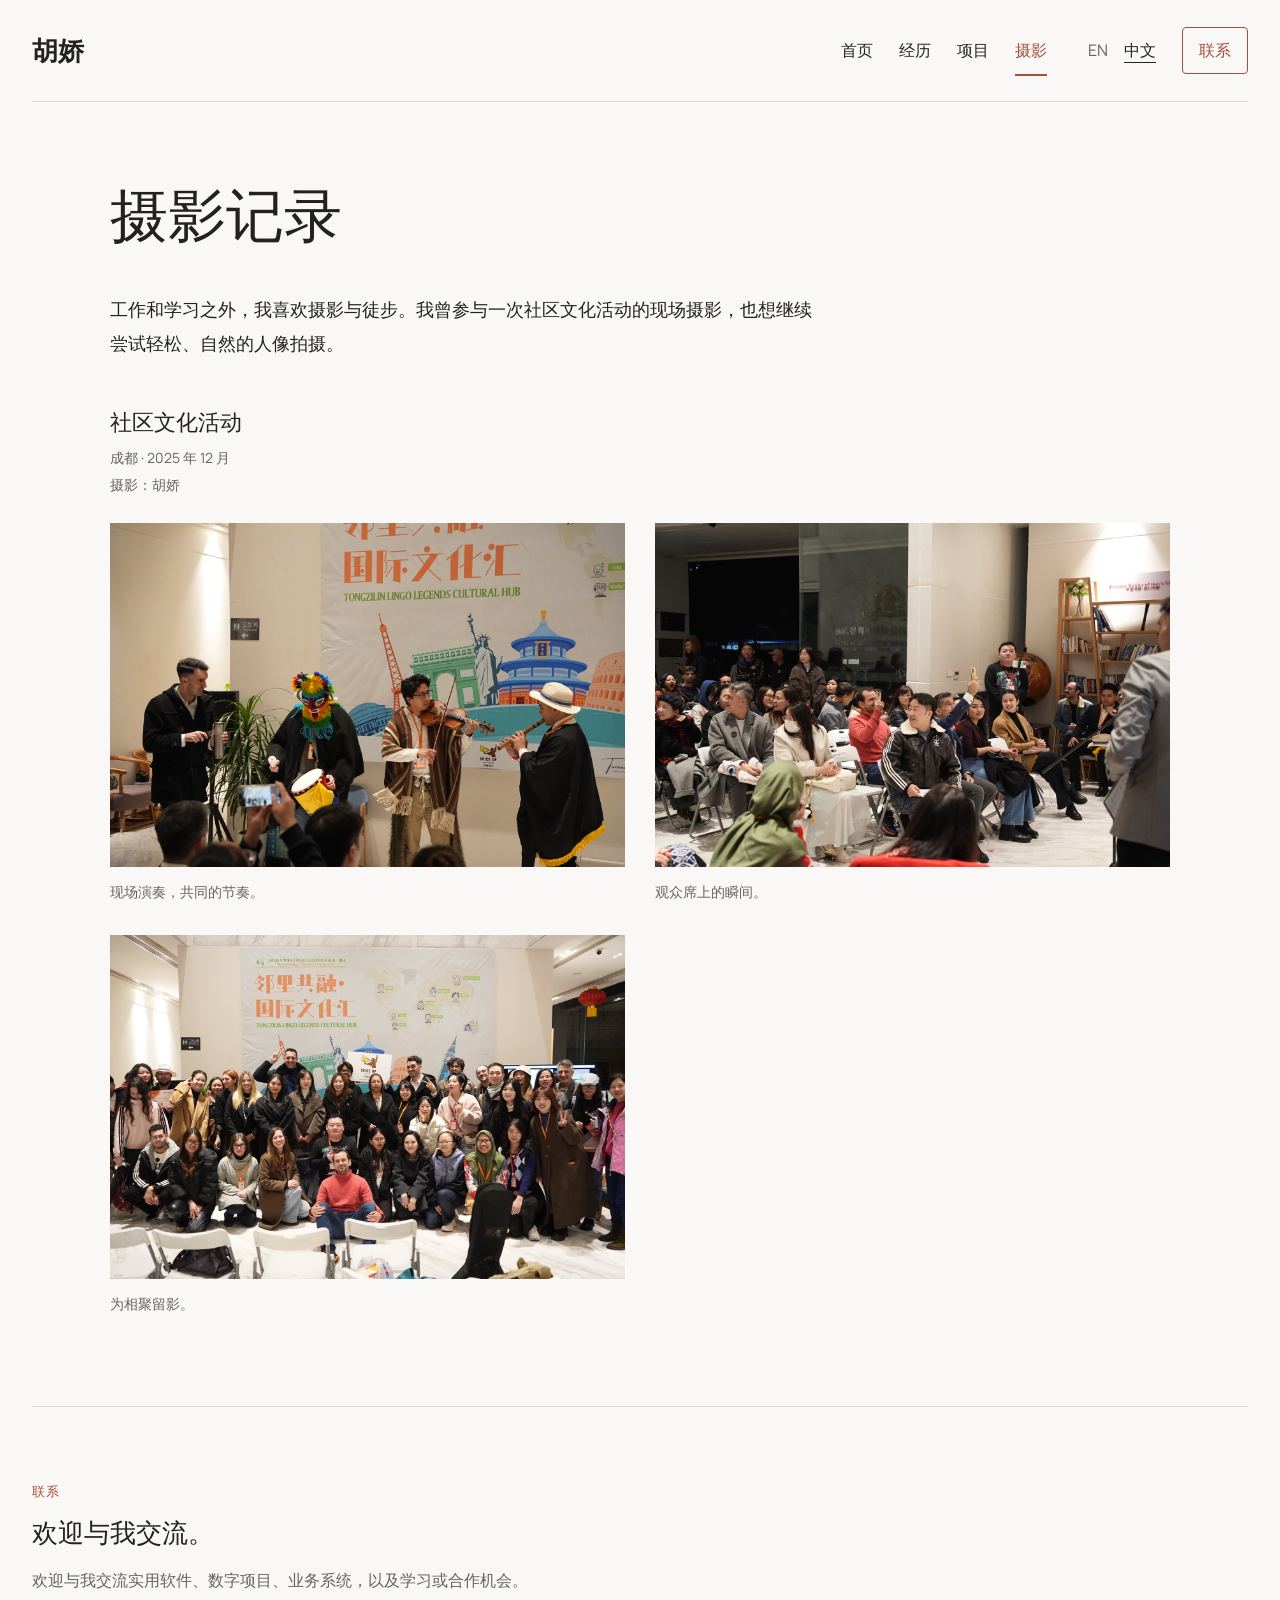
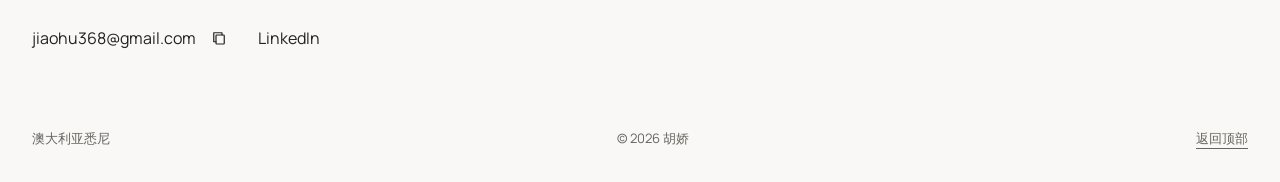
<file: photography.zh.html>
<!doctype html>
<html lang="zh-CN">
  <head>
    <meta charset="UTF-8" />
    <!-- 在正文解析前处理旧链接和语言偏好；不隐藏正文，不等待外部脚本。 -->
    <script>
      (() => {
        const url = new URL(location.href);
        const explicit = url.searchParams.get("lang");
        const current = document.documentElement.lang;
        // 主地址默认英文；明确的中文页面或语言参数保留中文。
        const language = explicit === "en" || explicit === "zh-CN" ? explicit : current;
        if (language === current) return;
        const filename = url.pathname.split("/").pop() || "index.html";
        const base = filename.replace(/\.zh\.html$/, ".html");
        url.pathname = url.pathname.slice(0, url.pathname.lastIndexOf("/") + 1)
          + (language === "zh-CN" ? base.replace(/\.html$/, ".zh.html") : base);
        url.searchParams.set("lang", language);
        location.replace(url.href);
      })();
    </script>

    <meta name="viewport" content="width=device-width, initial-scale=1" />
    <meta name="description" content="胡娇的双语个人网站：计算机科学、实用软件、业务系统与数字项目。" />
    <title>胡娇 — 摄影</title>
    <link rel="stylesheet" href="site.css" />
    <script src="gallery-data.js" defer></script>
    <script src="site-content.js" defer></script>
    <script src="script.js" defer></script>
  </head>
  <body class="is-zh" data-page="photography">
    <!--
      THESIS: A personal website, not a recruitment landing page.
      OWN-WORLD: Near-white, warm charcoal, restrained terracotta; Manrope and native Chinese type.
      STORY: Meet Hu Jiao, then explore experience, projects, and photography on separate pages.
      FIRST VIEWPORT: A balanced reading column, modest name, personal subtitle, bio and contact.
      FORM: User-approved white preview, with subsequently approved copy and independent pages.
    -->
    <a class="skip-link" href="#main" data-i18n="skip">跳到主要内容</a>

    <header class="site-header">
      <a class="brand" href="index.zh.html?lang=zh-CN" aria-label="胡娇，首页" data-i18n-aria="brandLabel">
        <span data-i18n="profileName">胡娇</span>
      </a>

      <nav class="primary-nav" id="primary-nav" aria-label="主导航" data-i18n-aria="navLabel">
        <a href="index.zh.html?lang=zh-CN" data-page="home" data-i18n="navProfile">首页</a>
        <a href="experience.zh.html?lang=zh-CN" data-page="experience" data-i18n="navExperience">经历</a>
        <a href="projects.zh.html?lang=zh-CN" data-page="projects" data-i18n="navProject">项目</a>
        <a href="photography.zh.html?lang=zh-CN" data-page="photography" data-i18n="navGallery">摄影</a>
      </nav>

      <div class="header-actions">
        <button class="mobile-menu-toggle" type="button" aria-expanded="false" aria-controls="primary-nav" data-i18n-aria="menuLabel" aria-label="导航菜单">
          <svg viewBox="0 0 24 24" aria-hidden="true"><path d="M4 8h16M4 16h16" /></svg>
        </button>
        <div class="language-switcher" role="group" aria-label="语言" data-i18n-aria="languageLabel">
          <button type="button" data-lang="en" aria-pressed="false">EN</button>
          <button type="button" data-lang="zh-CN" aria-pressed="true">中文</button>
        </div>
        <a class="header-email" href="#contact" data-i18n="contactShort">联系</a>
      </div>
    </header>

    <main id="main" class="page page-photography">
      <section class="resume-section section-observer" id="gallery" aria-labelledby="gallery-title">
        <header class="section-header">
          <h1 id="gallery-title" data-i18n="galleryTitle">摄影记录</h1>
        </header>
        <div class="section-content gallery-content">
          <p class="gallery-intro" data-i18n="galleryIntro">工作和学习之外，我喜欢摄影与徒步。我曾参与一次社区文化活动的现场摄影，也想继续尝试轻松、自然的人像拍摄。</p>
          <div class="gallery-albums" id="gallery-grid"></div>
        </div>
      </section>
    </main>
    <footer id="contact" class="contact-footer" aria-labelledby="contact-title">
      <div class="contact-footer-main">
        <p class="contact-eyebrow" data-i18n="contactEyebrow">联系</p>
        <h2 id="contact-title" data-i18n="contactTitle">欢迎与我交流。</h2>
        <p class="contact-footer-body" data-i18n="contactBody">欢迎与我交流实用软件、数字项目、业务系统，以及学习或合作机会。</p>
        <div class="contact-footer-links">
          <span class="email-copy-group"><a class="plain-email" href="mailto:jiaohu368@gmail.com">jiaohu368@gmail.com</a><button class="copy-email hero-copy-email" type="button" aria-label="Copy email" title="Copy email" data-copy-compact="true"><svg class="copy-symbol" width="16" height="16" viewBox="0 0 24 24" fill="none" stroke="currentColor" aria-hidden="true"><rect x="8" y="8" width="11" height="12" rx="1"/><path d="M16 8V5H5v12h3"/></svg><span class="copy-check" aria-hidden="true">✓</span></button></span>
          <a class="linkedin-link" href="https://www.linkedin.com/in/elaine-hu-07b7482a6/" target="_blank" rel="noopener noreferrer" data-i18n="linkedinLabel">LinkedIn <svg class="external-mark" viewBox="0 0 24 24" fill="none" stroke="currentColor" aria-hidden="true"><path d="M7 17 17 7M7 7h10v10"/></svg></a>
        </div>
      </div>
      <div class="contact-footer-meta">
        <p data-i18n="location">澳大利亚悉尼</p>
        <p>© <span id="year"></span> <span data-i18n="profileName">胡娇</span></p>
        <a href="#main" data-i18n="backToTop">返回顶部</a>
      </div>
    </footer>
    <dialog class="lightbox" id="gallery-lightbox" aria-labelledby="lightbox-title">
      <button class="lightbox-close" type="button" data-i18n-aria="closePreview" aria-label="关闭预览">
        <svg viewBox="0 0 24 24" aria-hidden="true"><path d="M6 6l12 12M18 6L6 18" /></svg>
      </button>
      <div class="lightbox-visual" id="lightbox-visual"></div>
      <div class="lightbox-copy">
        <p class="gallery-badge" id="lightbox-badge"></p>
        <h2 id="lightbox-title"></h2>
      </div>
    </dialog>
  </body>
</html>
</file>
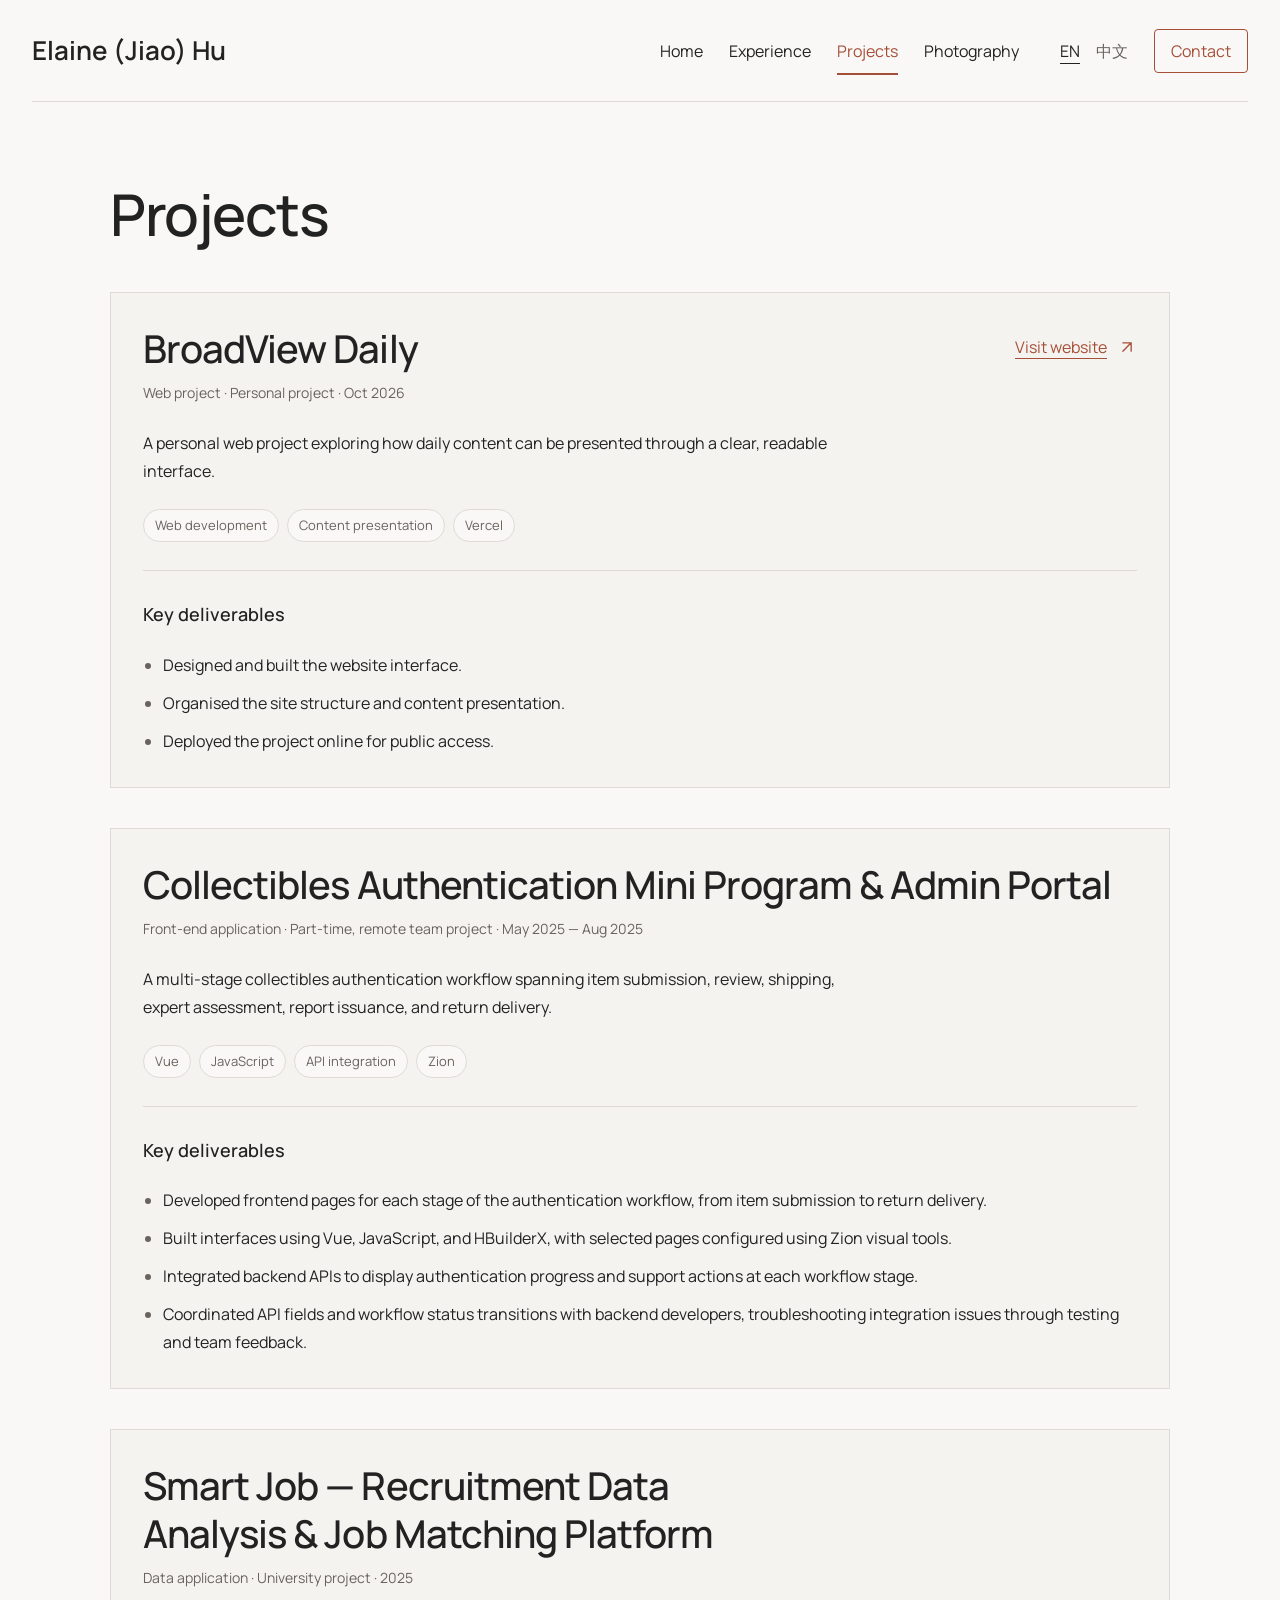
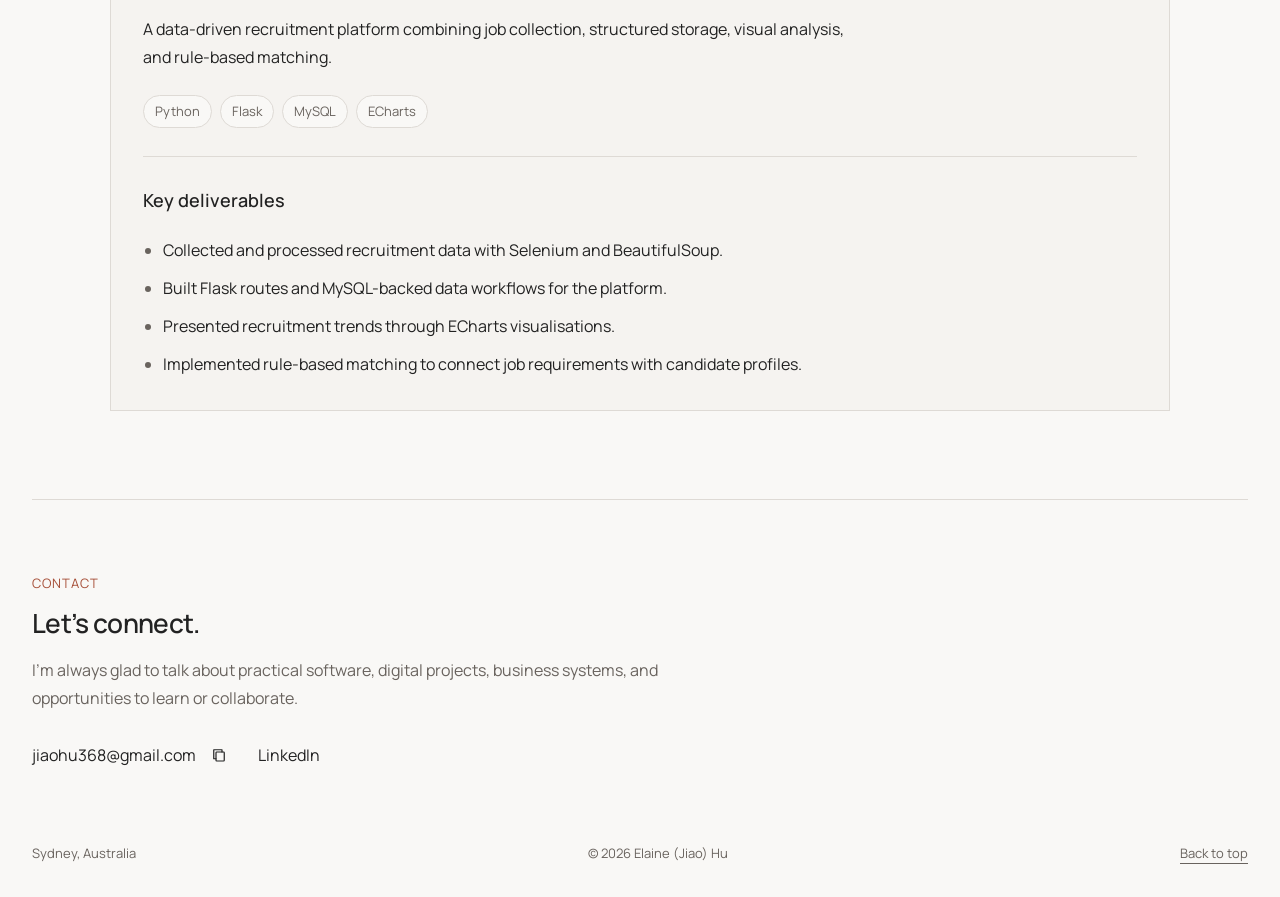
<file: projects.html>
<!doctype html>
<html lang="en">
  <head>
    <meta charset="UTF-8" />
    <!-- 在正文解析前处理旧链接和语言偏好；不隐藏正文，不等待外部脚本。 -->
    <script>
      (() => {
        const url = new URL(location.href);
        const explicit = url.searchParams.get("lang");
        const current = document.documentElement.lang;
        // 主地址默认英文；明确的中文页面或语言参数保留中文。
        const language = explicit === "en" || explicit === "zh-CN" ? explicit : current;
        if (language === current) return;
        const filename = url.pathname.split("/").pop() || "index.html";
        const base = filename.replace(/\.zh\.html$/, ".html");
        url.pathname = url.pathname.slice(0, url.pathname.lastIndexOf("/") + 1)
          + (language === "zh-CN" ? base.replace(/\.html$/, ".zh.html") : base);
        url.searchParams.set("lang", language);
        location.replace(url.href);
      })();
    </script>

    <meta name="viewport" content="width=device-width, initial-scale=1" />
    <meta name="description" content="Elaine (Jiao) Hu — computer science student working across practical software, business systems, and digital projects." />
    <title>Elaine (Jiao) Hu — Projects</title>
    <link rel="stylesheet" href="site.css" />
    <script src="portfolio-data.js" defer></script>
    <script src="site-content.js" defer></script>
    <script src="script.js" defer></script>
  </head>
  <body data-page="projects">
    <!--
      THESIS: A personal website, not a recruitment landing page.
      OWN-WORLD: Near-white, warm charcoal, restrained terracotta; Manrope and native Chinese type.
      STORY: Meet Hu Jiao, then explore experience, projects, and photography on separate pages.
      FIRST VIEWPORT: A balanced reading column, modest name, personal subtitle, bio and contact.
      FORM: User-approved white preview, with subsequently approved copy and independent pages.
    -->
    <a class="skip-link" href="#main" data-i18n="skip">Skip to main content</a>

    <header class="site-header">
      <a class="brand" href="index.html?lang=en" aria-label="Elaine (Jiao) Hu, home" data-i18n-aria="brandLabel">
        <span data-i18n="profileName">Elaine (Jiao) Hu</span>
      </a>

      <nav class="primary-nav" id="primary-nav" aria-label="Primary navigation" data-i18n-aria="navLabel">
        <a href="index.html?lang=en" data-page="home" data-i18n="navProfile">Home</a>
        <a href="experience.html?lang=en" data-page="experience" data-i18n="navExperience">Experience</a>
        <a href="projects.html?lang=en" data-page="projects" data-i18n="navProject">Projects</a>
        <a href="photography.html?lang=en" data-page="photography" data-i18n="navGallery">Photography</a>
      </nav>

      <div class="header-actions">
        <button class="mobile-menu-toggle" type="button" aria-expanded="false" aria-controls="primary-nav" data-i18n-aria="menuLabel" aria-label="Navigation menu">
          <svg viewBox="0 0 24 24" aria-hidden="true"><path d="M4 8h16M4 16h16" /></svg>
        </button>
        <div class="language-switcher" role="group" aria-label="Language" data-i18n-aria="languageLabel">
          <button type="button" data-lang="en" aria-pressed="true">EN</button>
          <button type="button" data-lang="zh-CN" aria-pressed="false">中文</button>
        </div>
        <a class="header-email" href="#contact" data-i18n="contactShort">Contact</a>
      </div>
    </header>

    <main id="main" class="page page-projects">
      <section class="resume-section section-observer" id="project" aria-labelledby="project-title">
        <header class="section-header">
          <h1 id="project-title" data-i18n="projectTitle">Projects</h1>
        </header>
        <div class="section-content portfolio-list" id="portfolio-list" aria-live="polite"></div>
      </section>
    </main>
    <footer id="contact" class="contact-footer" aria-labelledby="contact-title">
      <div class="contact-footer-main">
        <p class="contact-eyebrow" data-i18n="contactEyebrow">Contact</p>
        <h2 id="contact-title" data-i18n="contactTitle">Let’s connect.</h2>
        <p class="contact-footer-body" data-i18n="contactBody">I’m always glad to talk about practical software, digital projects, business systems, and opportunities to learn or collaborate.</p>
        <div class="contact-footer-links">
          <span class="email-copy-group"><a class="plain-email" href="mailto:jiaohu368@gmail.com">jiaohu368@gmail.com</a><button class="copy-email hero-copy-email" type="button" aria-label="Copy email" title="Copy email" data-copy-compact="true"><svg class="copy-symbol" width="16" height="16" viewBox="0 0 24 24" fill="none" stroke="currentColor" aria-hidden="true"><rect x="8" y="8" width="11" height="12" rx="1"/><path d="M16 8V5H5v12h3"/></svg><span class="copy-check" aria-hidden="true">✓</span></button></span>
          <a class="linkedin-link" href="https://www.linkedin.com/in/elaine-hu-07b7482a6/" target="_blank" rel="noopener noreferrer" data-i18n="linkedinLabel">LinkedIn <svg class="external-mark" viewBox="0 0 24 24" fill="none" stroke="currentColor" aria-hidden="true"><path d="M7 17 17 7M7 7h10v10"/></svg></a>
        </div>
      </div>
      <div class="contact-footer-meta">
        <p data-i18n="location">Sydney, Australia</p>
        <p>© <span id="year"></span> <span data-i18n="profileName">Elaine (Jiao) Hu</span></p>
        <a href="#main" data-i18n="backToTop">Back to top</a>
      </div>
    </footer>
  </body>
</html>
</file>
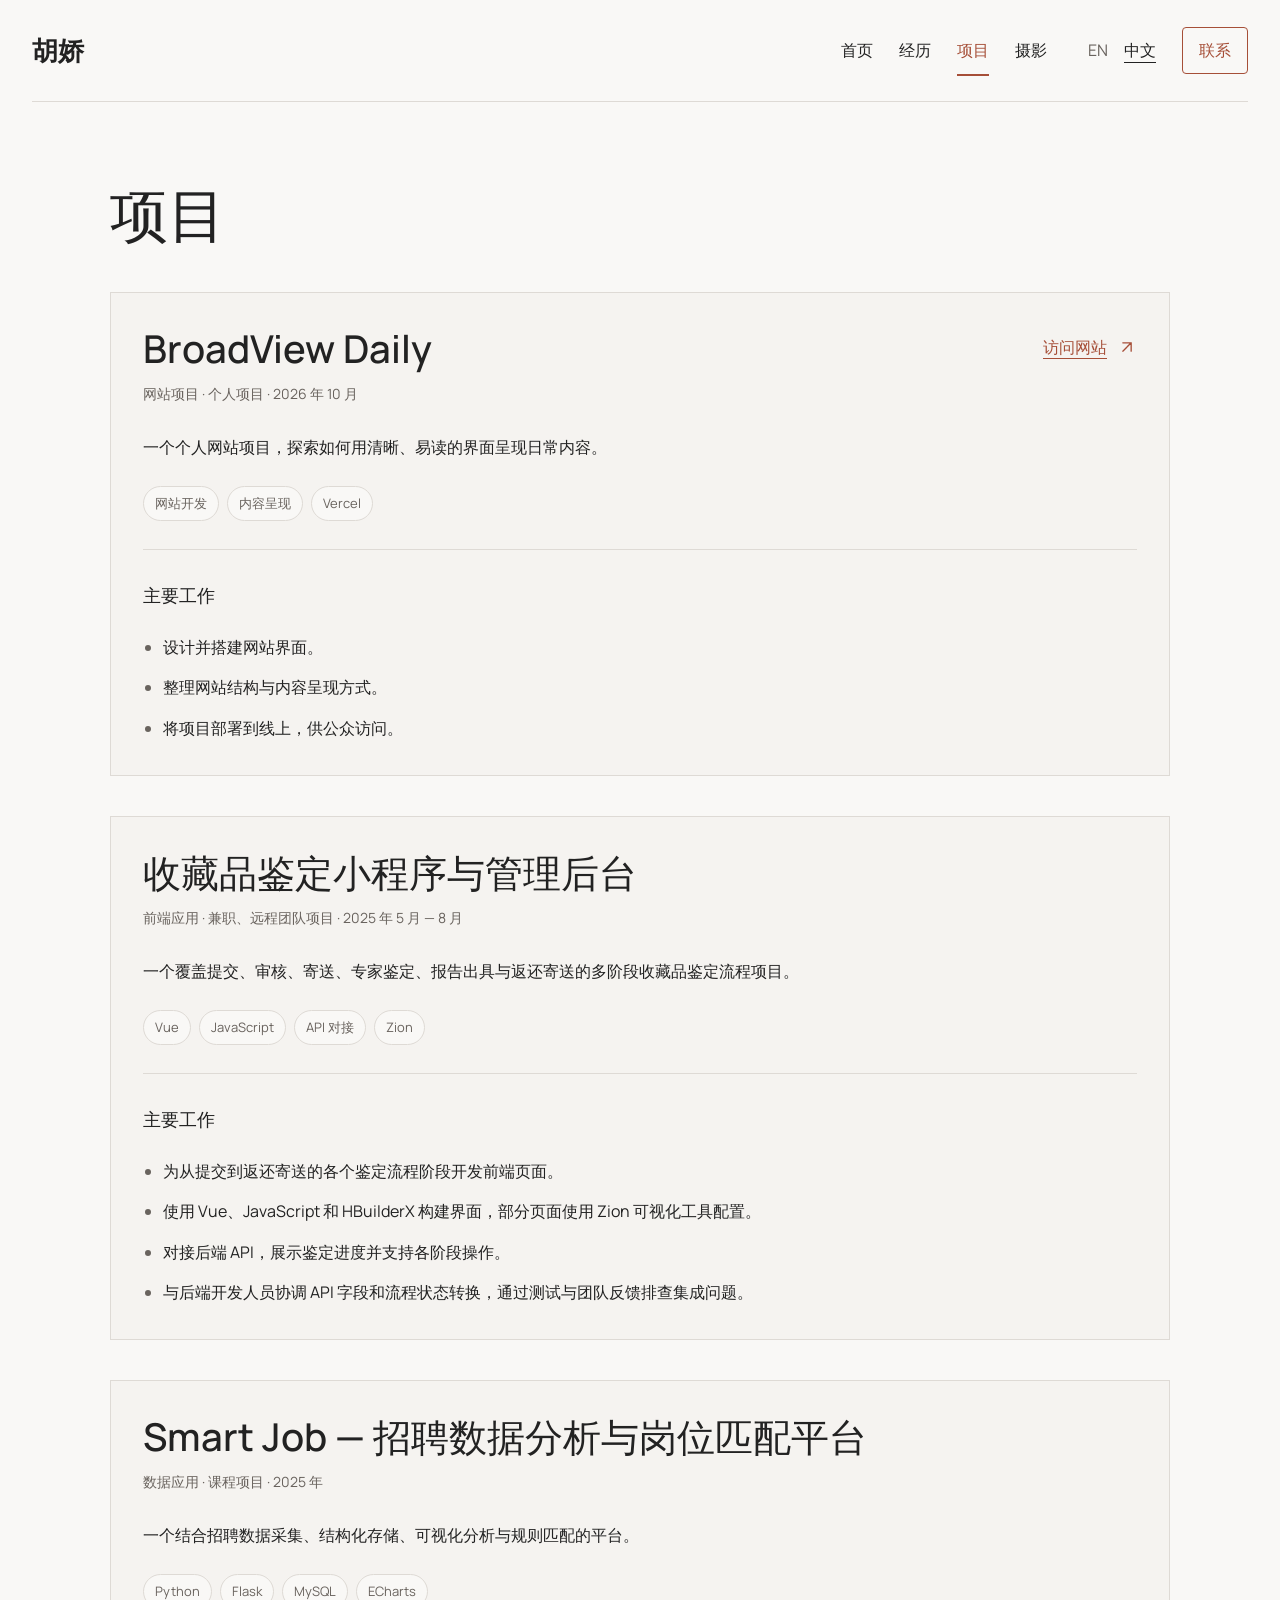
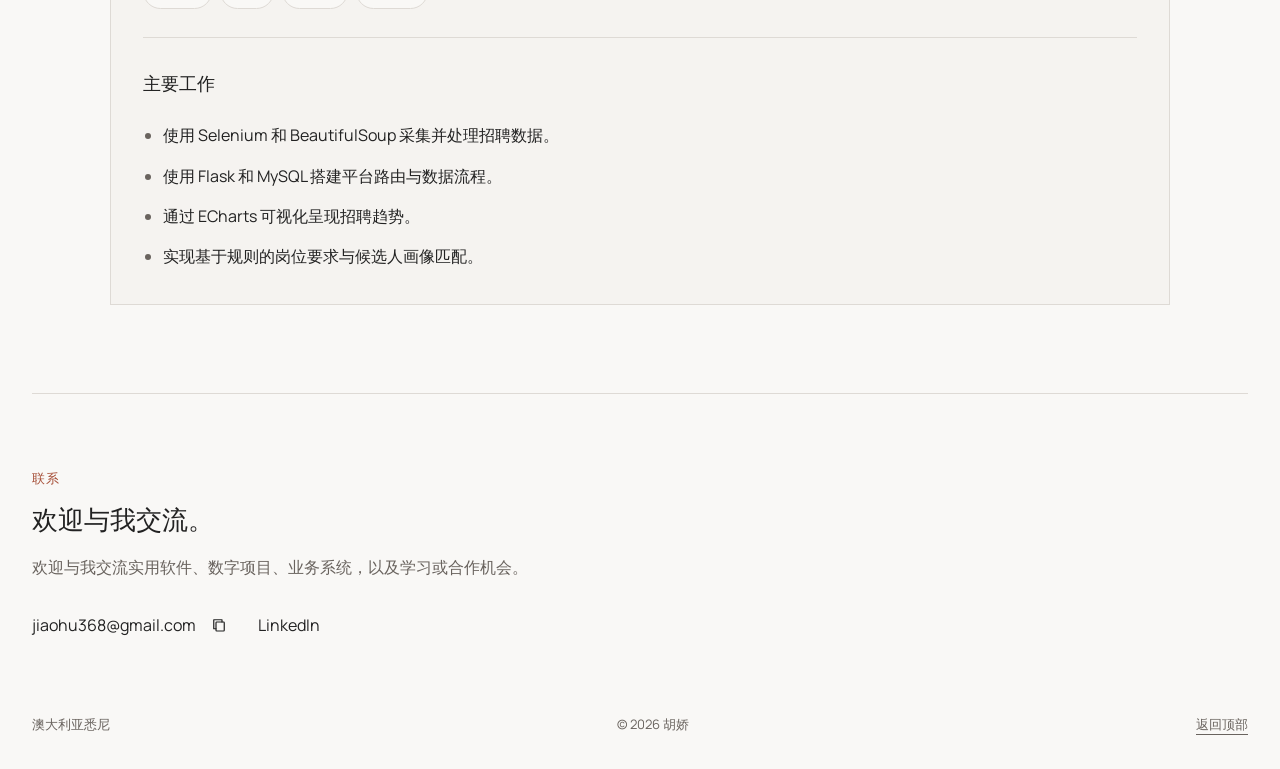
<file: projects.zh.html>
<!doctype html>
<html lang="zh-CN">
  <head>
    <meta charset="UTF-8" />
    <!-- 在正文解析前处理旧链接和语言偏好；不隐藏正文，不等待外部脚本。 -->
    <script>
      (() => {
        const url = new URL(location.href);
        const explicit = url.searchParams.get("lang");
        const current = document.documentElement.lang;
        // 主地址默认英文；明确的中文页面或语言参数保留中文。
        const language = explicit === "en" || explicit === "zh-CN" ? explicit : current;
        if (language === current) return;
        const filename = url.pathname.split("/").pop() || "index.html";
        const base = filename.replace(/\.zh\.html$/, ".html");
        url.pathname = url.pathname.slice(0, url.pathname.lastIndexOf("/") + 1)
          + (language === "zh-CN" ? base.replace(/\.html$/, ".zh.html") : base);
        url.searchParams.set("lang", language);
        location.replace(url.href);
      })();
    </script>

    <meta name="viewport" content="width=device-width, initial-scale=1" />
    <meta name="description" content="胡娇的双语个人网站：计算机科学、实用软件、业务系统与数字项目。" />
    <title>胡娇 — 项目</title>
    <link rel="stylesheet" href="site.css" />
    <script src="portfolio-data.js" defer></script>
    <script src="site-content.js" defer></script>
    <script src="script.js" defer></script>
  </head>
  <body class="is-zh" data-page="projects">
    <!--
      THESIS: A personal website, not a recruitment landing page.
      OWN-WORLD: Near-white, warm charcoal, restrained terracotta; Manrope and native Chinese type.
      STORY: Meet Hu Jiao, then explore experience, projects, and photography on separate pages.
      FIRST VIEWPORT: A balanced reading column, modest name, personal subtitle, bio and contact.
      FORM: User-approved white preview, with subsequently approved copy and independent pages.
    -->
    <a class="skip-link" href="#main" data-i18n="skip">跳到主要内容</a>

    <header class="site-header">
      <a class="brand" href="index.zh.html?lang=zh-CN" aria-label="胡娇，首页" data-i18n-aria="brandLabel">
        <span data-i18n="profileName">胡娇</span>
      </a>

      <nav class="primary-nav" id="primary-nav" aria-label="主导航" data-i18n-aria="navLabel">
        <a href="index.zh.html?lang=zh-CN" data-page="home" data-i18n="navProfile">首页</a>
        <a href="experience.zh.html?lang=zh-CN" data-page="experience" data-i18n="navExperience">经历</a>
        <a href="projects.zh.html?lang=zh-CN" data-page="projects" data-i18n="navProject">项目</a>
        <a href="photography.zh.html?lang=zh-CN" data-page="photography" data-i18n="navGallery">摄影</a>
      </nav>

      <div class="header-actions">
        <button class="mobile-menu-toggle" type="button" aria-expanded="false" aria-controls="primary-nav" data-i18n-aria="menuLabel" aria-label="导航菜单">
          <svg viewBox="0 0 24 24" aria-hidden="true"><path d="M4 8h16M4 16h16" /></svg>
        </button>
        <div class="language-switcher" role="group" aria-label="语言" data-i18n-aria="languageLabel">
          <button type="button" data-lang="en" aria-pressed="false">EN</button>
          <button type="button" data-lang="zh-CN" aria-pressed="true">中文</button>
        </div>
        <a class="header-email" href="#contact" data-i18n="contactShort">联系</a>
      </div>
    </header>

    <main id="main" class="page page-projects">
      <section class="resume-section section-observer" id="project" aria-labelledby="project-title">
        <header class="section-header">
          <h1 id="project-title" data-i18n="projectTitle">项目</h1>
        </header>
        <div class="section-content portfolio-list" id="portfolio-list" aria-live="polite"></div>
      </section>
    </main>
    <footer id="contact" class="contact-footer" aria-labelledby="contact-title">
      <div class="contact-footer-main">
        <p class="contact-eyebrow" data-i18n="contactEyebrow">联系</p>
        <h2 id="contact-title" data-i18n="contactTitle">欢迎与我交流。</h2>
        <p class="contact-footer-body" data-i18n="contactBody">欢迎与我交流实用软件、数字项目、业务系统，以及学习或合作机会。</p>
        <div class="contact-footer-links">
          <span class="email-copy-group"><a class="plain-email" href="mailto:jiaohu368@gmail.com">jiaohu368@gmail.com</a><button class="copy-email hero-copy-email" type="button" aria-label="Copy email" title="Copy email" data-copy-compact="true"><svg class="copy-symbol" width="16" height="16" viewBox="0 0 24 24" fill="none" stroke="currentColor" aria-hidden="true"><rect x="8" y="8" width="11" height="12" rx="1"/><path d="M16 8V5H5v12h3"/></svg><span class="copy-check" aria-hidden="true">✓</span></button></span>
          <a class="linkedin-link" href="https://www.linkedin.com/in/elaine-hu-07b7482a6/" target="_blank" rel="noopener noreferrer" data-i18n="linkedinLabel">LinkedIn <svg class="external-mark" viewBox="0 0 24 24" fill="none" stroke="currentColor" aria-hidden="true"><path d="M7 17 17 7M7 7h10v10"/></svg></a>
        </div>
      </div>
      <div class="contact-footer-meta">
        <p data-i18n="location">澳大利亚悉尼</p>
        <p>© <span id="year"></span> <span data-i18n="profileName">胡娇</span></p>
        <a href="#main" data-i18n="backToTop">返回顶部</a>
      </div>
    </footer>
  </body>
</html>
</file>
<file: site.css>
/* 公共样式：四个独立页面共享。近白底 + 陶土色；不使用滚动吸附。 */
@font-face { font-family: Manrope; src: url('assets/fonts/Manrope-Variable.ttf') format('truetype'); font-weight: 400 800; font-display: swap; }
:root { --paper: #f9f8f6; --ink: #222222; --muted: #69635e; --accent: #a64f38; --line: #dedad5; --soft: #f5f3f0; --ease: cubic-bezier(.16,1,.3,1); }
* { box-sizing: border-box; }
html { scroll-behavior: smooth; scrollbar-color: #b5aaa2 var(--paper); }
body { margin: 0; background: var(--paper); color: var(--ink); font: 16px/1.75 Manrope,'PingFang SC','Microsoft YaHei',sans-serif; }
body.is-zh { font-family: 'PingFang SC','Microsoft YaHei',Manrope,sans-serif; line-height: 1.9; }
::selection { background: #edd9cf; color: var(--ink); }
a { color: inherit; text-underline-offset: 5px; }
button { font: inherit; color: inherit; cursor: pointer; }
:focus-visible { outline: 2px solid var(--accent); outline-offset: 5px; }
svg { width: 20px; height: 20px; fill: none; stroke: currentColor; stroke-width: 1.6; }
h1,h2,h3,h4,p { margin: 0; }
h1,h2,h3 { font-weight: 550; letter-spacing: -.025em; line-height: 1.25; text-wrap: balance; }
h1 { font-size: clamp(2.6rem,5vw,3.6rem); }
h2 { font-size: 1.65rem; }
h3 { font-size: 1.35rem; }
.is-zh h1,.is-zh h2,.is-zh h3 { letter-spacing: 0; }
.skip-link { position: absolute; top: -100px; left: 20px; padding: 12px; background: var(--ink); color: white; z-index: 20; }
.skip-link:focus { top: 10px; }
/* 导航与语言 */
.site-header { max-width: 1240px; margin: auto; min-height: 102px; padding: 20px 0; display: flex; align-items: center; gap: 32px; border-bottom: 1px solid var(--line); }
.brand { font-size: 26px; font-weight: 600; text-decoration: none; margin-right: auto; white-space: nowrap; }
.primary-nav { display: flex; gap: 26px; }
.primary-nav a { position: relative; display: block; padding: 10px 0; text-decoration: none; }
.primary-nav a::after { content: ''; position: absolute; bottom: 0; left: 0; width: 100%; height: 2px; background: var(--accent); transform: scaleX(0); transform-origin: left; transition: transform 220ms var(--ease); }
.primary-nav a:hover::after,.primary-nav a[aria-current]::after { transform: scaleX(1); }
.primary-nav a[aria-current],.primary-nav a:hover { color: var(--accent); }
.header-actions { display: flex; align-items: center; gap: 22px; }
.language-switcher { display: flex; align-items: center; gap: 3px; }
.language-switcher button { border: 0; background: none; min-height: 44px; min-width: 38px; padding: 4px; color: var(--muted); }
.language-switcher button[aria-pressed=true] { color: var(--ink); text-decoration: underline; text-underline-offset: 6px; }
.header-email { border: 1px solid var(--accent); color: var(--accent); padding: 7px 16px; text-decoration: none; border-radius: 4px; }
.mobile-menu-toggle { display: none; border: 0; background: none; width: 44px; height: 44px; align-items: center; justify-content: center; }
/* 首页：介绍为主，不重复导航，不摆空白作品卡。 */
.page { max-width: 1060px; margin: 0 auto; padding: 76px 0 88px; animation: arrive 420ms var(--ease) both; }
.page-home { max-width: 1240px; padding: 90px 0 0; }
.home-intro { max-width: 820px; margin-inline: auto; padding-bottom: 96px; }
.home-intro .intro-copy { max-width: 820px; color: #454545; }
.home-story { display: grid; grid-template-columns: .85fr 1.15fr; gap: 64px; padding: 60px 0; border-top: 1px solid var(--line); }
.home-story h2 { font-size: clamp(1.5rem, 2.6vw, 2rem); }
.home-story-copy { max-width: 65ch; font-size: 18px; color: #454545; }
.story-link { display: inline-flex; align-items: center; gap: 8px; color: var(--accent); margin-top: 24px; text-decoration: none; }
.story-link:hover { text-decoration: underline; }
@media (max-width: 600px) {
  .home-intro { padding-bottom: 56px; }
  .home-story { grid-template-columns: 1fr; gap: 20px; padding: 36px 0; }
  .home-story-copy { font-size: 17px; }
}
.home-intro h1 { margin-bottom: 16px; }
.hero-subtitle { font-size: clamp(1.4rem,3vw,2rem); line-height: 1.4; letter-spacing: -.02em; }
.intro-copy { margin-top: 32px; font-size: 19px; line-height: 1.8; max-width: 68ch; }
.intro-copy p + p { margin-top: 22px; }
.contact-row { display: flex; flex-direction: column; align-items: flex-start; gap: 18px; margin-top: 36px; }
.contact-details { display: flex; align-items: center; flex-wrap: wrap; gap: 24px; color: var(--muted); font-size: 16px; }
.email-copy-group { display: inline-flex; align-items: center; gap: 8px; }
.contact-details .plain-email,.contact-details .linkedin-link { color: inherit; }
.hero-copy-email { display: inline-flex; align-items: center; justify-content: center; width: 28px; height: 28px; padding: 6px; border: 0; background: transparent; color: inherit; }
.hero-copy-email:hover { color: inherit; background: var(--soft); }
.copy-symbol { display: block; width: 16px; height: 16px; fill: none; stroke: currentColor; stroke-width: 1.6; stroke-linecap: round; stroke-linejoin: round; }
.page-home .contact-row .copy-symbol { width: 18px; height: 18px; }
.page-home .contact-row .hero-copy-email { width: 30px; height: 30px; }
.copy-check { display: none; font-size: 18px; line-height: 1; }
.hero-copy-email.is-copied .copy-symbol { display: none; }
.hero-copy-email.is-copied .copy-check { display: inline; color: var(--accent); }
.contact-details .linkedin-link { display: inline-flex; align-items: center; gap: 5px; color: inherit; text-decoration: none; }
.contact-details .linkedin-link:hover { text-decoration: underline; }
.external-mark { width: 15px; height: 15px; stroke-width: 1.6; }
.contact-button { display: inline-flex; align-items: center; justify-content: center; gap: 14px; padding: 12px 21px; border-radius: 4px; background: var(--accent); color: white; text-decoration: none; transition: background 180ms,transform 220ms var(--ease); }
.contact-button:hover { background: #853d2b; transform: translateY(-2px); }
.plain-email { text-decoration: none; overflow-wrap: anywhere; }
.plain-email:hover { color: var(--accent); text-decoration: underline; }
.contact-footer { max-width: 1240px; margin: 0 auto; border-top: 1px solid var(--line); padding: 72px 0 32px; }
.contact-footer-main { max-width: 680px; }
.contact-eyebrow { color: var(--accent); font-size: 13px; letter-spacing: .08em; text-transform: uppercase; }
.contact-footer h2 { margin-top: 12px; }
.contact-footer-body { max-width: 65ch; color: var(--muted); margin-top: 16px; }
.contact-footer-links { display: flex; align-items: center; flex-wrap: wrap; gap: 24px; margin-top: 28px; }
.contact-footer .email-copy-group { gap: 8px; }
.contact-footer .copy-symbol { width: 18px; height: 18px; }
.contact-footer .copy-email.hero-copy-email { width: 30px; height: 30px; }
.contact-footer .linkedin-link { display: inline-flex; align-items: center; gap: 5px; color: inherit; text-decoration: none; }
.contact-footer .linkedin-link:hover { text-decoration: underline; }
.copy-email { border: 1px solid var(--line); background: transparent; padding: 7px 12px; color: var(--muted); border-radius: 4px; }
.copy-email:hover { color: var(--accent); border-color: var(--accent); }
.copy-email.hero-copy-email { width: 28px; height: 28px; padding: 6px; border: 0; border-radius: 4px; color: inherit; background: transparent; }
.copy-email.hero-copy-email:hover { color: inherit; border: 0; background: var(--soft); }
.linkedin-link { color: var(--accent); }
.contact-footer-meta { display: flex; align-items: center; justify-content: space-between; gap: 20px; margin-top: 72px; color: var(--muted); font-size: 13px; }
.contact-footer-meta a { color: inherit; }
/* 经历：职责、技能、教育分开编排。 */
.section-header { margin-bottom: 42px; }
.resume-section + .resume-section { border-top: 1px solid var(--line); margin-top: 64px; padding-top: 40px; }
.timeline-item { display: grid; grid-template-columns: 165px 1fr; gap: 38px; }
.timeline-item + .timeline-item { margin-top: 44px; padding-top: 36px; border-top: 1px solid var(--line); }
.timeline-meta { display: flex; flex-direction: column; color: var(--muted); font-size: 14px; font-variant-numeric: tabular-nums; }
.organization { color: var(--muted); margin-top: 8px; }
.timeline-main ul,.project-deliverables ul { padding-left: 20px; margin: 20px 0 0; }
li + li { margin-top: 10px; }
li::marker { color: var(--muted); }
.skill-groups { display: grid; grid-template-columns: 1fr 1fr; gap: 28px 56px; }
.skill-group h3 { font-size: 17px; margin-bottom: 8px; }
.skill-group p { color: var(--muted); }
.education-list article { display: grid; grid-template-columns: 165px 1fr; gap: 38px; }
.education-list article + article { margin-top: 28px; }
.education-list time { color: var(--muted); font-size: 14px; }
.education-list p { color: var(--muted); margin-top: 8px; }
/* 项目：统一卡片组件，项目之间保持清晰的阅读间距。 */
.portfolio-list { display: grid; gap: 40px; }
.project-card { padding: 32px; border: 1px solid var(--line); background: var(--soft); }
.project-card-header { display: flex; align-items: flex-start; justify-content: space-between; gap: 24px; }
.project-card-header h3 { font-size: clamp(1.7rem,3vw,2.4rem); }
.project-external-link { display: inline-flex; align-items: center; gap: 10px; min-height: 44px; color: var(--accent); text-underline-offset: 5px; }
.project-external-link:hover { text-decoration: underline; }
.project-external-link svg { flex-shrink: 0; }
.project-meta { color: var(--muted); font-size: 14px; margin-top: 8px; }
.project-card-summary { margin-top: 24px; max-width: 72ch; }
.tech-list { display: flex; flex-wrap: wrap; gap: 8px; list-style: none; padding: 0; margin-top: 24px; color: var(--muted); font-size: 13px; }
.tech-list li { border: 1px solid var(--line); background: var(--paper); border-radius: 999px; padding: 4px 11px; }
.tech-list li + li { margin-top: 0; }
.project-deliverables { padding-top: 28px; margin-top: 28px; border-top: 1px solid var(--line); }
.project-deliverables h4 { font-size: 18px; font-weight: 550; }
.project-status { grid-column: 1 / -1; color: var(--muted); background: var(--soft); padding: 22px 26px; }
/* 摄影：gallery-data.js 管理专题；缺失照片不生成假图。 */
.gallery-intro { max-width: 65ch; font-size: 18px; margin-bottom: 48px; }
.gallery-album + .gallery-album { margin-top: 56px; padding-top: 32px; border-top: 1px solid var(--line); }
.gallery-album-description { color: var(--muted); font-size: 14px; white-space: pre-line; margin-top: 10px; margin-bottom: 24px; }
.gallery-grid { display: grid; grid-template-columns: 1fr 1fr; gap: 30px; }
.gallery-empty { color: var(--muted); grid-column: 1 / -1; padding: 24px 0; border-block: 1px solid var(--line); font-size: 14px; }
.gallery-preview { display: block; padding: 0; border: 0; background: none; width: 100%; overflow: hidden; }
.gallery-media { display: block; width: 100%; height: auto; transition: transform 350ms var(--ease); }
.gallery-card:last-child:nth-child(odd) { grid-column: 1 / -1; }
.gallery-preview:hover .gallery-media { transform: scale(1.025); }
.gallery-caption { margin-top: 12px; font-size: 14px; color: var(--muted); }
.lightbox { width: min(1000px,94vw); max-height: 92dvh; padding: 48px 24px 24px; border: 1px solid var(--line); background: var(--paper); color: var(--ink); }
.lightbox::backdrop { background: rgb(30 27 24 / .78); }
body:has(dialog[open]) { overflow: hidden; }
.lightbox-close { position: absolute; right: 8px; top: 4px; width: 44px; height: 44px; border: 0; background: transparent; }
.lightbox-media { display: block; width: 100%; max-height: 65dvh; object-fit: contain; }
.lightbox-copy { margin-top: 16px; }
.lightbox-copy h2 { font-size: 18px; }
.gallery-badge { font-size: 13px; color: var(--muted); }
/* 轻盈感来自一次短过渡，不阻止滚动或点击。 */
@keyframes arrive { from { opacity: .7; transform: translateY(8px); } to { opacity: 1; transform: translateY(0); } }
@view-transition { navigation: auto; }
::view-transition-old(root),::view-transition-new(root) { animation-duration: 180ms; }
@media (max-width: 1320px) {
  .site-header,.contact-footer { margin-inline: 32px; }
  .page { margin-inline: auto; width: calc(100% - 96px); }
}
@media (max-width: 900px) {
  .site-header { position: relative; flex-wrap: wrap; gap: 12px; min-height: 84px; }
  .mobile-menu-toggle { display: inline-flex; }
  .primary-nav { display: none; order: 3; width: 100%; padding-top: 12px; grid-template-columns: 1fr 1fr; gap: 8px 24px; }
  .primary-nav.is-open { display: grid; }
  .header-actions { gap: 10px; }
  .page { width: calc(100% - 64px); padding-top: 56px; }
  .page-home { max-width: 680px; }
  .project-card { padding: 26px; }
}
@media (max-width: 600px) {
  .site-header,.contact-footer { margin-inline: 20px; }
  .brand { font-size: 22px; }
  .header-email { display: none; }
  .header-actions { gap: 3px; }
  .page { width: calc(100% - 40px); padding: 44px 0 56px; }
  .hero-subtitle { font-size: 23px; }
  .intro-copy { font-size: 17px; margin-top: 26px; }
  .contact-row { gap: 18px; align-items: flex-start; flex-direction: column; }
  .section-header { margin-bottom: 30px; }
  .timeline-item,.education-list article,.skill-groups,.gallery-grid { grid-template-columns: 1fr; gap: 18px; }
  .timeline-meta { flex-direction: row; gap: 16px; flex-wrap: wrap; }
  .resume-section + .resume-section { margin-top: 44px; padding-top: 30px; }
  .project-card { padding: 22px; }
  .project-card-header { flex-direction: column; gap: 10px; }
  .project-deliverables { padding-top: 24px; margin-top: 24px; }
  .gallery-intro { font-size: 17px; }
  .contact-footer { padding-top: 56px; }
  .contact-footer-meta { align-items: flex-start; flex-direction: column; gap: 10px; margin-top: 52px; font-size: 12px; }
}
@media (prefers-reduced-motion: reduce) {
  html { scroll-behavior: auto; }
  *,*::before,*::after { animation: none !important; transition: none !important; }
  ::view-transition-old(root),::view-transition-new(root) { animation: none; }
}
</file>
